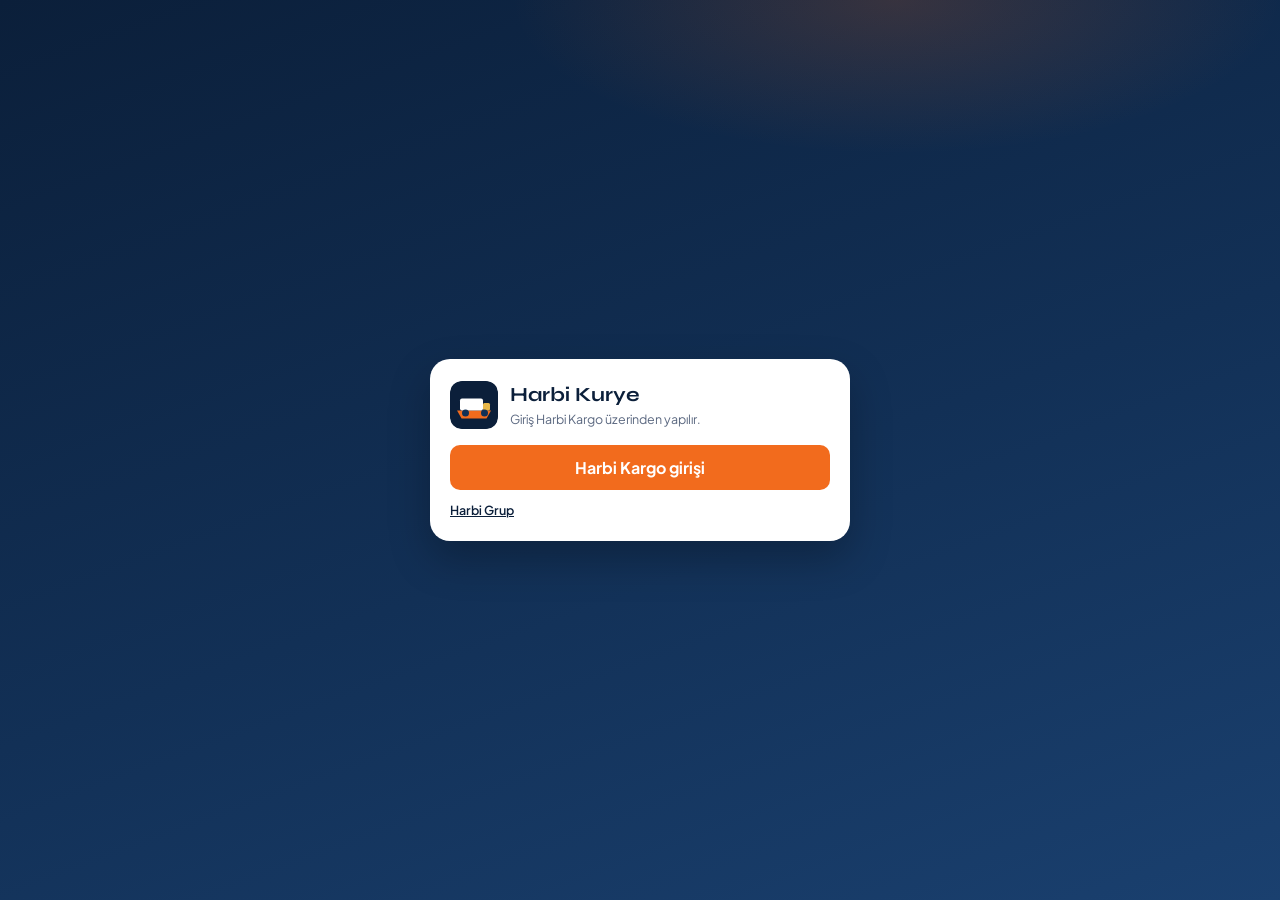
<file: kargo-kurye.html>
<!DOCTYPE html>
<html lang="tr">
  <head>
    <meta charset="UTF-8" />
    <meta name="viewport" content="width=device-width, initial-scale=1, viewport-fit=cover, maximum-scale=1" />
    <meta name="theme-color" content="#0b1f3a" />
    <meta name="apple-mobile-web-app-capable" content="yes" />
    <meta name="apple-mobile-web-app-title" content="Harbi Kurye" />
    <meta name="description" content="Harbi Kurye — barkod zimmet, rota, kod teslim" />
    <title>Harbi Kurye</title>
    <link rel="icon" href="icons/icon-192.png" type="image/png" />
    <link rel="manifest" href="kargo-kurye.webmanifest" />
    <link href="https://fonts.googleapis.com/css2?family=Plus+Jakarta+Sans:wght@400;500;600;700&family=Syne:wght@700;800&display=swap" rel="stylesheet" />
    <link rel="stylesheet" href="css/kargo.css" />
  </head>
  <body data-page="courier">
    <section class="hk-auth" id="kyAuthGate" hidden>
      <div class="hk-auth-card">
        <div class="hk-auth-brand">
          <svg class="hk-logo" viewBox="0 0 192 192" aria-hidden="true">
            <rect width="192" height="192" rx="42" fill="#0b1f3a" />
            <path fill="#f26b1d" d="M28 118h136l-18 32H46z" />
            <rect x="40" y="70" width="92" height="48" rx="8" fill="#fff" />
            <rect x="132" y="88" width="28" height="30" rx="6" fill="#e8b84a" />
            <circle cx="62" cy="128" r="14" fill="#123056" />
            <circle cx="138" cy="128" r="14" fill="#123056" />
          </svg>
          <div>
            <h1>Harbi Kurye</h1>
            <p>Giriş Harbi Kargo üzerinden yapılır.</p>
          </div>
        </div>
        <a class="orange hk-auth-cta" href="kargo.html">Harbi Kargo girişi</a>
        <a class="hk-auth-back" href="index.html">Harbi Grup</a>
      </div>
    </section>

    <div class="ky-stage" id="kyShell" hidden>
      <div class="ky-screen">
        <header class="ky-screen-top">
          <div>
            <strong>Harbi Kurye</strong>
            <small id="kyBranchLabel">Rota</small>
          </div>
          <button type="button" id="kyLogout">Çıkış</button>
        </header>

        <nav class="ky-tabs" role="tablist">
          <button type="button" class="ky-tab on" id="kyTabRoute" data-ky-tab="route">Ana rota</button>
          <button type="button" class="ky-tab" id="kyTabScan" data-ky-tab="scan">Barkod</button>
        </nav>

        <p class="msg" id="kyRouteMsg"></p>

        <section class="ky-panel on" id="kyPanelRoute" data-ky-panel="route">
          <div class="ky-route-head">
            <h1>Otomatik rota</h1>
            <span id="kyRouteMeta"></span>
          </div>
          <div id="kyZimmetList" class="ky-zimmet-list"></div>

          <section class="ky-failed-sec" id="kyFailedSec">
            <h2>Teslim edilemedi</h2>
            <div id="kyFailedList" class="ky-failed-list"></div>
          </section>

          <section class="ky-pay-summary" id="kyPaySummary">
            <h2>Kod ile teslim</h2>
            <div class="ky-pay-stats" id="kyPayStats"></div>
            <div id="kyCodeDeliveredList" class="ky-code-delivered-list"></div>
          </section>
        </section>

        <section class="ky-panel" id="kyPanelScan" data-ky-panel="scan" hidden>
          <div class="ky-scan-modes" role="group" aria-label="Barkod amacı">
            <button type="button" class="ky-scan-mode on" id="kyScanModeZimmet" data-scan-mode="zimmet">Zimmete al</button>
            <button type="button" class="ky-scan-mode" id="kyScanModeTeslim" data-scan-mode="teslim">Teslim için okut</button>
          </div>

          <div class="ky-cam-wrap">
            <video id="kyCamVideo" playsinline muted autoplay></video>
            <canvas id="kyCamCanvas" hidden></canvas>
            <div class="ky-cam-frame" aria-hidden="true"></div>
          </div>

          <div class="ky-cam-actions">
            <button type="button" class="orange" id="kyCamStart">Kamerayı aç</button>
            <button type="button" class="secondary" id="kyCamStop" disabled>Durdur</button>
          </div>

          <label class="field ky-manual-code">Kod (elle)
            <input id="kyManualCode" inputmode="numeric" maxlength="8" placeholder="4801" autocomplete="off" />
          </label>
          <button type="button" class="orange" id="kyManualApply">Kodu uygula</button>
          <p class="msg" id="kyCamMsg"></p>
        </section>
      </div>
    </div>
    <script src="js/kargo.js"></script>
  </body>
</html>
</file>
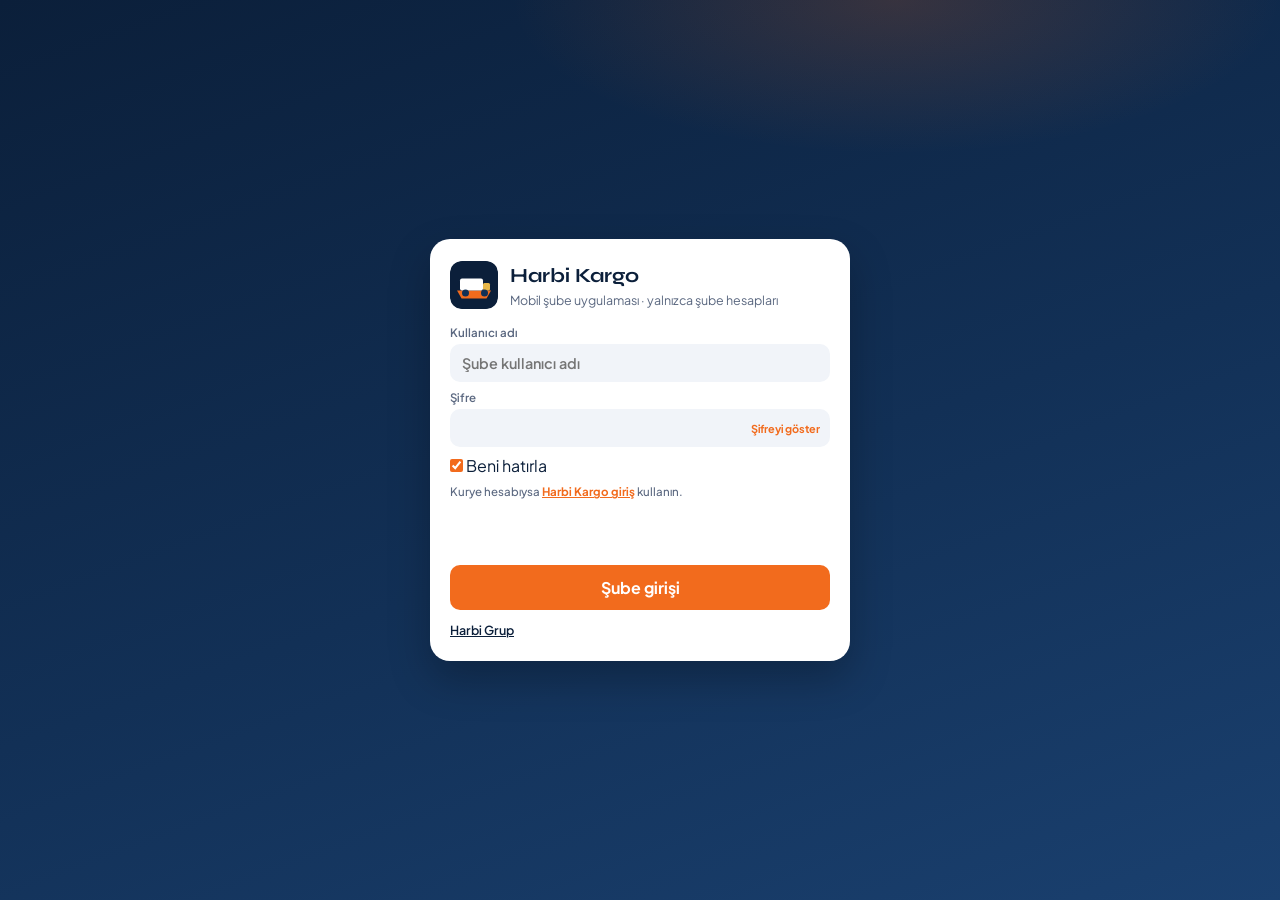
<file: kargo-mobil.html>
<!DOCTYPE html>
<html lang="tr">
  <head>
    <meta charset="UTF-8" />
    <meta name="viewport" content="width=device-width, initial-scale=1, viewport-fit=cover, maximum-scale=1" />
    <meta name="theme-color" content="#0b1f3a" />
    <meta name="apple-mobile-web-app-capable" content="yes" />
    <meta name="apple-mobile-web-app-title" content="Harbi Kargo" />
    <meta name="mobile-web-app-capable" content="yes" />
    <meta name="description" content="Harbi Kargo mobil — zimmet, kamera, fiyat ve gönderi" />
    <title>Harbi Kargo — Mobil</title>
    <link rel="icon" href="icons/icon-192.png" type="image/png" />
    <link rel="apple-touch-icon" href="icons/icon-192.png" />
    <link rel="manifest" href="kargo-mobil.webmanifest" />
    <link rel="preconnect" href="https://fonts.googleapis.com" />
    <link rel="preconnect" href="https://fonts.gstatic.com" crossorigin />
    <link href="https://fonts.googleapis.com/css2?family=Plus+Jakarta+Sans:wght@400;500;600;700&family=Syne:wght@700;800&display=swap" rel="stylesheet" />
    <link rel="stylesheet" href="css/kargo.css" />
  </head>
  <body data-page="mobile">
    <section class="hk-auth" id="mobAuthGate" hidden>
      <div class="hk-auth-card">
        <div class="hk-auth-brand">
          <svg class="hk-logo" viewBox="0 0 192 192" aria-hidden="true">
            <rect width="192" height="192" rx="42" fill="#0b1f3a" />
            <path fill="#f26b1d" d="M28 118h136l-18 32H46z" />
            <rect x="40" y="70" width="92" height="48" rx="8" fill="#fff" />
            <rect x="132" y="88" width="28" height="30" rx="6" fill="#e8b84a" />
            <circle cx="62" cy="128" r="14" fill="#123056" />
            <circle cx="138" cy="128" r="14" fill="#123056" />
          </svg>
          <div>
            <h1>Harbi Kargo</h1>
            <p>Mobil şube uygulaması · yalnızca şube hesapları</p>
          </div>
        </div>
        <form id="mobLoginForm" class="hk-auth-form">
          <label class="field">Kullanıcı adı<input id="mobLoginUser" required autocomplete="username" placeholder="Şube kullanıcı adı" /></label>
          <label class="field">Şifre
            <span class="hk-pass-wrap">
              <input id="mobLoginPass" type="password" required autocomplete="current-password" />
              <button class="hk-pw-toggle" id="mobLoginShowPass" type="button" aria-pressed="false">Şifreyi göster</button>
            </span>
          </label>
          <label class="hk-remember"><input type="checkbox" id="mobLoginRemember" checked /> Beni hatırla</label>
          <p class="hint">Kurye hesabıysa <a href="kargo.html">Harbi Kargo giriş</a> kullanın.</p>
          <p class="msg" id="mobLoginMsg"></p>
          <button class="orange" type="submit">Şube girişi</button>
        </form>
        <a class="hk-auth-back" href="index.html">Harbi Grup</a>
      </div>
    </section>

    <div class="mob-app" id="mobShell" hidden>
      <header class="mob-top">
        <div>
          <strong>Harbi Kargo</strong>
          <small id="mobBranchLabel">Mobil</small>
        </div>
        <div class="mob-top-actions">
          <a href="kargo.html">Panel</a>
          <a href="kargo-kurye.html">Kurye</a>
          <button type="button" id="mobLogout">Çıkış</button>
        </div>
      </header>

      <nav class="mob-jump" aria-label="Bölümler">
        <a href="#sec-scan">Kamera</a>
        <a href="#sec-custody">Zimmet</a>
        <a href="#sec-send">Gönderi</a>
        <a href="#sec-price">Fiyat</a>
        <a href="#sec-issues">Hatalı</a>
        <a href="#sec-pay">Ödeme</a>
        <a href="#sec-returns">İade</a>
        <a href="#sec-groups">Gruplar</a>
      </nav>

      <main class="mob-main">
        <section class="mob-sec" id="sec-scan">
          <h2>1 · Kamera ile zimmet</h2>
          <p class="hint">Barkod / kod okutun veya fotoğraf çekip zimmete ekleyin.</p>
          <div class="mob-cam">
            <video id="mobCamVideo" playsinline muted autoplay></video>
            <canvas id="mobCamCanvas" hidden></canvas>
          </div>
          <div class="mob-row">
            <button type="button" class="orange" id="mobCamStart">Kamerayı aç</button>
            <button type="button" class="secondary" id="mobCamCapture" disabled>Çek / Oku</button>
            <button type="button" class="ghost" id="mobCamStop" disabled>Kapat</button>
          </div>
          <p class="msg" id="mobCamMsg"></p>
          <form id="mobCustodyForm" class="partner-form">
            <label class="field">Gönderim kodu<input id="mobCode" inputmode="numeric" maxlength="4" placeholder="4 hane" required /></label>
            <label class="field">Telefon<input id="mobPhone" inputmode="tel" maxlength="20" placeholder="05xx" required /></label>
            <label class="field">Adres<textarea id="mobAddress" maxlength="240" rows="2" placeholder="Adres (hatalı olabilir)" required></textarea></label>
            <label class="field">Durum
              <select id="mobKind">
                <option value="custody">Zimmete ekle</option>
                <option value="bad_address">Hatalı / yetersiz adres</option>
                <option value="bad_phone">Yanlış telefon</option>
                <option value="in">Gelen kargo</option>
              </select>
            </label>
            <button class="orange" type="submit">Zimmete / gruba ekle</button>
            <p class="msg" id="mobCustodyMsg"></p>
          </form>
        </section>

        <section class="mob-sec" id="sec-custody">
          <h2>2 · Zimmetteki kargolar</h2>
          <p class="hint">Adresin sağındaki × ile zimmetten çıkarın.</p>
          <div id="mobCustodyList" class="mob-list"></div>
        </section>

        <section class="mob-sec" id="sec-send">
          <h2>3 · Telefondan gönderi oluştur</h2>
          <form id="mobSendForm" class="partner-form">
            <label class="field">Gönderen<input id="msSender" required maxlength="80" /></label>
            <label class="field">Alıcı<input id="msReceiver" required maxlength="80" /></label>
            <label class="field">Telefon<input id="msPhone" inputmode="tel" required maxlength="20" /></label>
            <label class="field">Adres<textarea id="msAddress" required maxlength="240" rows="2"></textarea></label>
            <div class="create-row">
              <label class="field">Çıkış<select id="msFrom" required></select></label>
              <label class="field">Varış<select id="msTo" required></select></label>
            </div>
            <div class="create-row">
              <label class="field">Kilo (kg)<input id="msKg" type="number" min="0.1" step="0.1" value="1" required /></label>
              <label class="field">Desi<input id="msDesi" type="number" min="0.1" step="0.1" value="1" required /></label>
            </div>
            <div class="mob-price-box">
              <span>Tahmini ücret</span>
              <strong id="msPrice">— ₺</strong>
            </div>
            <button class="orange" type="submit">Gönderi oluştur</button>
            <p class="msg" id="msMsg"></p>
            <div class="secret" id="msCode" hidden></div>
          </form>
        </section>

        <section class="mob-sec" id="sec-price">
          <h2>4 · Hızlı fiyat</h2>
          <p class="hint">Kilo ve desi girin — ücret anında hesaplanır.</p>
          <div class="create-row">
            <label class="field">Kilo<input id="pqKg" type="number" min="0.1" step="0.1" value="1" /></label>
            <label class="field">Desi<input id="pqDesi" type="number" min="0.1" step="0.1" value="1" /></label>
          </div>
          <div class="create-row">
            <label class="field">Çıkış<select id="pqFrom"></select></label>
            <label class="field">Varış<select id="pqTo"></select></label>
          </div>
          <div class="mob-price-box big">
            <span>Fiyat</span>
            <strong id="pqPrice">— ₺</strong>
          </div>
          <p class="hint" id="pqHint"></p>
        </section>

        <section class="mob-sec" id="sec-issues">
          <h2>5 · Hatalı adres / telefon</h2>
          <div class="mob-sub">
            <h3>Yetersiz adres</h3>
            <div id="mobBadAddr" class="mob-list"></div>
          </div>
          <div class="mob-sub">
            <h3>Yanlış telefon</h3>
            <div id="mobBadPhone" class="mob-list"></div>
          </div>
        </section>

        <section class="mob-sec" id="sec-pay">
          <h2>8 · Kapıda kredi kartı</h2>
          <p class="hint">Ödeme al → POS açılır. Karttan tahsilat, yazdığınız IBAN’a aktarım kaydı oluşturulur.</p>
          <form id="mobPayForm" class="partner-form">
            <label class="field">Tutar ₺<input id="mpAmount" type="number" min="0.5" step="0.01" required placeholder="0,00" /></label>
            <label class="field">Gönderim kodu<input id="mpTrack" inputmode="numeric" maxlength="4" placeholder="4 hane" /></label>
            <label class="field">Aktarılacak IBAN<input id="mpIban" required maxlength="34" placeholder="TR00 0000 0000 0000 0000 0000 00" autocomplete="off" /></label>
            <label class="field">Açıklama<input id="mpNote" maxlength="80" placeholder="Kapıda kart ödemesi" /></label>
            <button class="orange" type="submit" id="mpOpenPos">Ödeme al · POS aç</button>
            <p class="msg" id="mpMsg"></p>
          </form>
          <h3>Son aktarımlar</h3>
          <div id="mobPayoutLog" class="mob-list"></div>
        </section>

        <section class="mob-sec" id="sec-returns">
          <h2>6 · Pazaryeri iadesi kabul</h2>
          <form id="mobReturnForm" class="partner-form">
            <label class="field">Pazaryeri<select id="mrMarket" required></select></label>
            <label class="field">Sipariş / iade no<input id="mrOrder" required maxlength="40" /></label>
            <label class="field">Telefon<input id="mrPhone" inputmode="tel" required maxlength="20" /></label>
            <label class="field">Adres<textarea id="mrAddress" required maxlength="240" rows="2"></textarea></label>
            <button class="orange" type="submit">İadeyi kabul et</button>
            <p class="msg" id="mrMsg"></p>
          </form>
        </section>

        <section class="mob-sec" id="sec-groups">
          <h2>7 · Tüm gruplar</h2>
          <div id="mobGroups" class="mob-groups"></div>
        </section>

        <section class="mob-sec">
          <h2>Diğer</h2>
          <div class="mob-links">
            <a class="mob-link" href="kargo-kurye.html">Harbi Kurye</a>
            <a class="mob-link" href="kargo-olustur.html">Yeni kargo (detay)</a>
            <a class="mob-link" href="kargo-nfc.html">NFC POS</a>
            <a class="mob-link" href="kargo.html">Yönetim paneli</a>
            <a class="mob-link" href="index.html">Harbi Pazar</a>
          </div>
        </section>
      </main>
    </div>
    <script src="js/kargo.js"></script>
  </body>
</html>
</file>
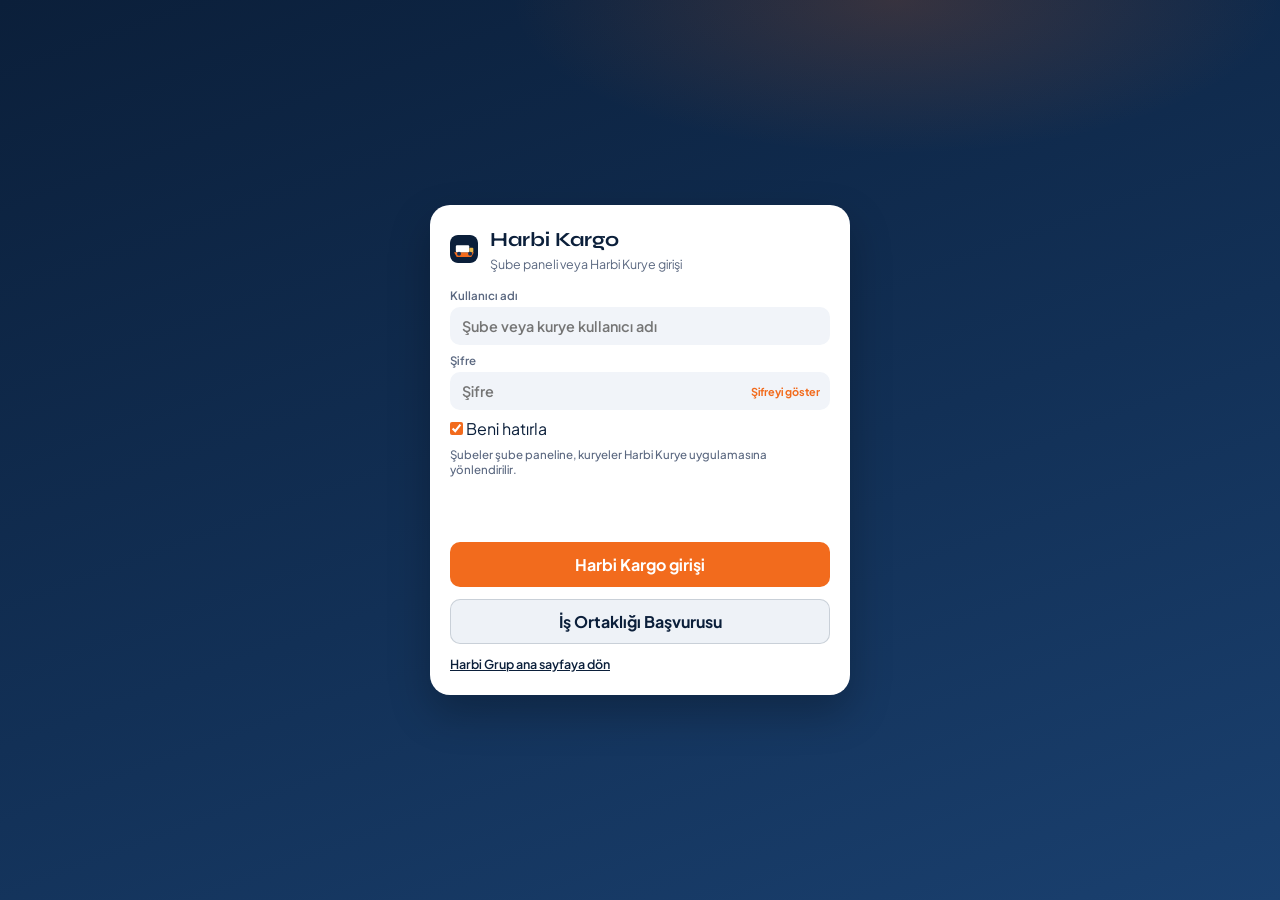
<file: kargo-nfc.html>
<!DOCTYPE html>
<html lang="tr">
  <head>
    <meta charset="UTF-8" />
    <meta name="viewport" content="width=device-width, initial-scale=1, viewport-fit=cover" />
    <meta name="theme-color" content="#0b1f3a" />
    <meta name="apple-mobile-web-app-capable" content="yes" />
    <meta name="description" content="Harbi Kargo NFC Mobil POS" />
    <title>Harbi Kargo — NFC POS</title>
    <link rel="icon" href="icons/icon-192.png" type="image/png" />
    <link rel="preconnect" href="https://fonts.googleapis.com" />
    <link rel="preconnect" href="https://fonts.gstatic.com" crossorigin />
    <link href="https://fonts.googleapis.com/css2?family=Instrument+Sans:wght@400;500;600;700&family=Syne:wght@700;800&display=swap" rel="stylesheet" />
    <link rel="stylesheet" href="css/kargo.css" />
  </head>
  <body data-page="nfc">
    <div class="hk-app">
      <header class="hk-header">
        <a class="hk-brand" href="kargo.html">
          <svg class="hk-logo" viewBox="0 0 192 192" aria-hidden="true">
            <rect width="192" height="192" rx="42" fill="#0b1f3a" />
            <path fill="#f26b1d" d="M28 118h136l-18 32H46z" />
            <rect x="40" y="70" width="92" height="48" rx="8" fill="#fff" />
            <rect x="132" y="88" width="28" height="30" rx="6" fill="#e8b84a" />
            <circle cx="62" cy="128" r="14" fill="#123056" />
            <circle cx="138" cy="128" r="14" fill="#123056" />
          </svg>
          <div>
            <h1>Harbi Kargo</h1>
            <small>NFC Mobil POS</small>
          </div>
        </a>
        <nav class="hk-nav" aria-label="Menü">
          <a class="hk-linkbtn" href="kargo.html">Yönetim paneli</a>
          <a class="hk-linkbtn" href="kargo-mobil.html">Mobil</a>
          <a class="hk-linkbtn" href="kargo-kurye.html">Harbi Kurye</a>
          <a class="hk-linkbtn" href="index.html">Harbi Pazar</a>
        </nav>
      </header>

      <main>
        <section class="view active" data-view="pos">
          <h2 class="subhead">NFC Mobil POS</h2>
          <p class="hint">Bu sayfa yalnızca temassız tahsilat içindir. Gönderiye bağlamak için 4 haneli gönderim kodunu yazın. Teslim kodu yoktur.</p>
          <form class="card" id="posForm">
            <div class="grid-2">
              <label class="field">Tutar ₺<input id="posAmount" type="number" min="0.5" step="0.01" required placeholder="0,00" /></label>
              <label class="field">Gönderim kodu<input id="posTrack" inputmode="numeric" maxlength="4" placeholder="4 hane" /></label>
              <label class="field">Açıklama<input id="posNote" maxlength="80" placeholder="Kapıda ödeme / kargo ücreti" /></label>
              <label class="field">Kurye adı<input id="posCourier" maxlength="60" placeholder="Ad soyad" /></label>
            </div>
            <label class="field">Aktarılacak IBAN
              <input id="posSettleIban" required maxlength="34" placeholder="TR00 0000 0000 0000 0000 0000 00" autocomplete="off" />
            </label>
            <p class="hint">Karttan alınan tutar, yazdığınız IBAN’a aktarım kaydıyla bağlanır.</p>
            <label class="field"><input type="checkbox" id="posCheckout" checked /> NFC sonrası iyzico ödeme sayfasını aç</label>
            <div class="pos-stage" id="posStage">
              <div class="pos-ring">NFC</div>
              <strong id="posStageTitle">Tutarı girin, taramayı başlatın</strong>
              <p class="hint" id="posStageHint" style="color:#cdd9ec">Kartı veya telefonu cihazın arkasına yaklaştırın.</p>
            </div>
            <div class="row" style="display:flex;gap:8px;margin-top:12px;flex-wrap:wrap">
              <button class="orange" type="submit">Ödeme al · NFC POS</button>
              <button class="secondary" type="button" id="posStop">Durdur</button>
              <a class="hk-linkbtn" href="kargo-mobil.html">Mobil</a>
              <a class="hk-linkbtn" href="kargo-kurye.html">Harbi Kurye</a>
            </div>
            <p class="msg" id="posMsg"></p>
          </form>
          <article class="card receipt hidden" id="posReceipt"></article>
          <h3 class="subhead">Son tahsilatlar / IBAN aktarımları</h3>
          <div id="posLog"></div>
        </section>
      </main>
    </div>
    <script src="js/kargo.js"></script>
  </body>
</html>
</file>
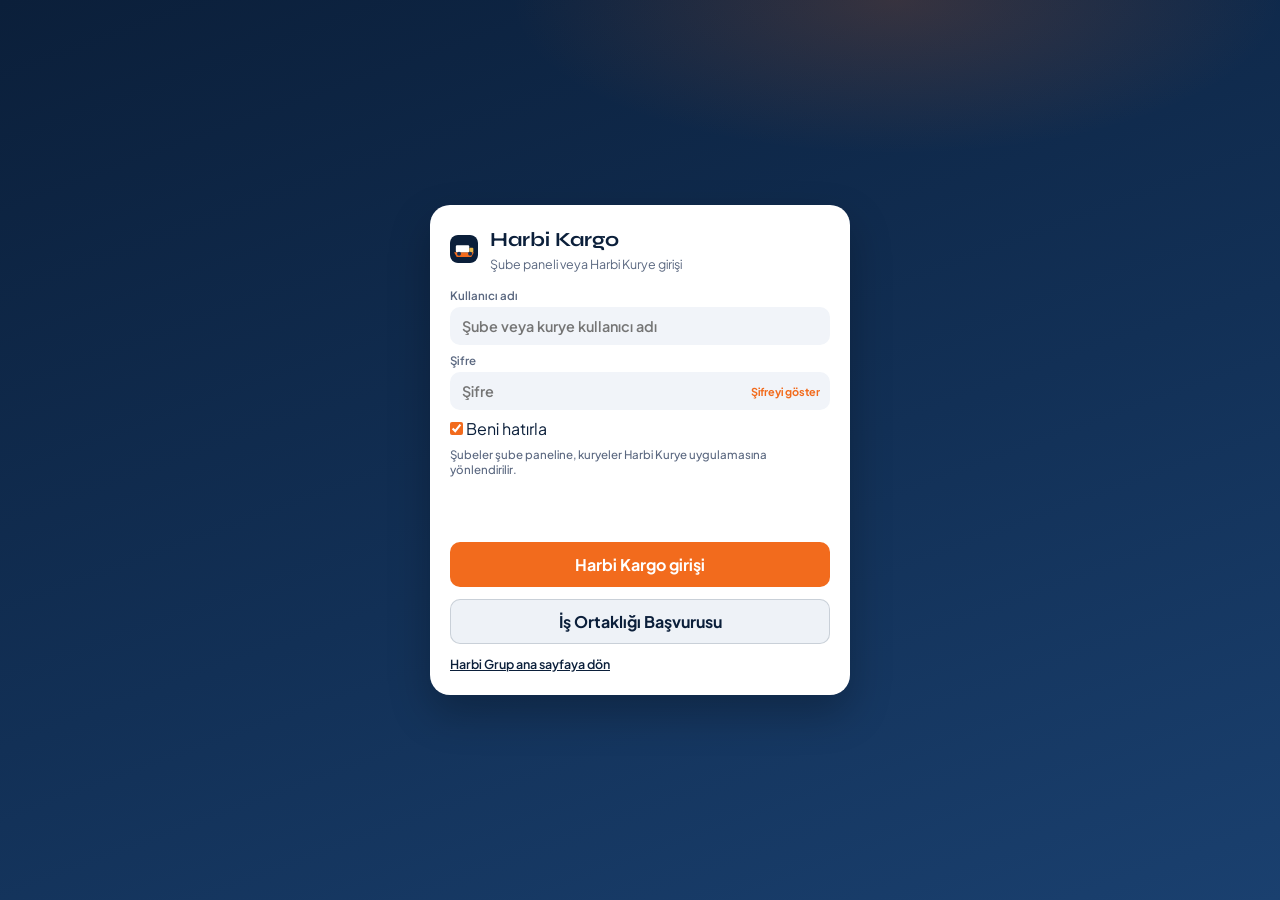
<file: kargo-olustur.html>
<!DOCTYPE html>
<html lang="tr">
  <head>
    <meta charset="UTF-8" />
    <meta name="viewport" content="width=device-width, initial-scale=1, viewport-fit=cover" />
    <meta name="theme-color" content="#0b1f3a" />
    <meta name="apple-mobile-web-app-capable" content="yes" />
    <meta name="description" content="Harbi Kargo — yeni kargo oluştur ve pazaryeri iadesi kabul et" />
    <title>Harbi Kargo — Yeni Kargo</title>
    <link rel="icon" href="icons/icon-192.png" type="image/png" />
    <link rel="preconnect" href="https://fonts.googleapis.com" />
    <link rel="preconnect" href="https://fonts.gstatic.com" crossorigin />
    <link href="https://fonts.googleapis.com/css2?family=Plus+Jakarta+Sans:wght@400;500;600;700&family=Syne:wght@700;800&display=swap" rel="stylesheet" />
    <link rel="stylesheet" href="css/kargo.css" />
  </head>
  <body data-page="create">
    <div class="hk-app">
      <header class="hk-header">
        <a class="hk-brand" href="kargo.html">
          <svg class="hk-logo" viewBox="0 0 192 192" aria-hidden="true">
            <rect width="192" height="192" rx="42" fill="#0b1f3a" />
            <path fill="#f26b1d" d="M28 118h136l-18 32H46z" />
            <rect x="40" y="70" width="92" height="48" rx="8" fill="#fff" />
            <rect x="132" y="88" width="28" height="30" rx="6" fill="#e8b84a" />
            <circle cx="62" cy="128" r="14" fill="#123056" />
            <circle cx="138" cy="128" r="14" fill="#123056" />
          </svg>
          <div>
            <h1>Harbi Kargo</h1>
            <small id="hkCreateBranchLabel">Yeni kargo oluştur</small>
          </div>
        </a>
        <nav class="hk-nav" aria-label="Menü">
          <a class="hk-linkbtn" href="kargo.html">Yönetim paneli</a>
          <a class="hk-linkbtn" href="kargo-mobil.html">Mobil</a>
          <a class="hk-linkbtn" href="kargo-kurye.html">Harbi Kurye</a>
          <a class="hk-linkbtn" href="kargo-nfc.html">NFC POS</a>
          <a class="hk-linkbtn" href="index.html">Harbi Pazar</a>
          <button type="button" class="ghost" id="hkCreateLogout">Çıkış</button>
        </nav>
      </header>

      <main class="create-page">
        <header class="partner-page-head">
          <h2>Yeni kargo oluştur</h2>
          <p class="hint">Gönderi bilgilerini girin. Kayıtta 4 haneli gönderim kodu otomatik üretilir.</p>
        </header>

        <div class="create-layout">
          <article class="partner-card">
            <h3>Kargo bilgileri</h3>
            <form id="newShipForm" class="partner-form create-form">
              <label class="field">Gönderen<input id="nsSender" required maxlength="80" placeholder="Gönderen adı" /></label>
              <label class="field">Alıcı<input id="nsReceiver" required maxlength="80" placeholder="Alıcı adı" /></label>
              <label class="field">Telefon<input id="nsPhone" inputmode="tel" required maxlength="20" placeholder="05xx" /></label>
              <label class="field">Adres<textarea id="nsAddress" required maxlength="240" rows="2" placeholder="Açık adres"></textarea></label>
              <div class="create-row">
                <label class="field">Çıkış ili
                  <select id="nsFrom" required></select>
                </label>
                <label class="field">Varış ili
                  <select id="nsTo" required></select>
                </label>
              </div>
              <div class="create-row">
                <label class="field">Kg<input id="nsKg" type="number" min="0.1" step="0.1" value="1" required /></label>
                <label class="field">Desi<input id="nsDesi" type="number" min="0.1" step="0.1" value="1" required /></label>
              </div>
              <div class="create-row">
                <label class="field">Hizmet
                  <select id="nsService">
                    <option value="standart">Standart</option>
                    <option value="express">Express</option>
                    <option value="same-day">Aynı gün</option>
                  </select>
                </label>
                <label class="field">Ödeme
                  <select id="nsPayment">
                    <option value="gonderici">Gönderici öder</option>
                    <option value="alici">Alıcı öder</option>
                  </select>
                </label>
              </div>
              <label class="field">Grup
                <select id="nsKind" required>
                  <option value="in">Gelen Kargolar</option>
                  <option value="custody">Zimmetteki Kargolar</option>
                  <option value="dist">Dağıtımdaki Kargolar</option>
                  <option value="pickup">Adresten Alım</option>
                  <option value="return">İade Kargolar</option>
                </select>
              </label>
              <p class="msg" id="nsMsg"></p>
              <button class="orange" type="submit">Kargo oluştur</button>
            </form>
            <article class="partner-card" id="nsResult" hidden style="margin-top:10px;box-shadow:none;background:#f8fafc">
              <h3>Gönderim kodu</h3>
              <div class="secret" id="nsCodeBox"></div>
            </article>
          </article>

          <article class="partner-card create-returns">
            <h3>Pazaryeri iadeleri</h3>
            <p class="hint">Tüm pazaryerlerinden gelen iadeleri burada kabul edin. Her kabul, İade Kargolar grubuna düşer.</p>
            <form id="returnAcceptForm" class="partner-form create-form">
              <label class="field">Pazaryeri
                <select id="retMarket" required></select>
              </label>
              <label class="field">Sipariş / iade no<input id="retOrder" required maxlength="40" placeholder="Örn. TY123456" /></label>
              <label class="field">Müşteri telefon<input id="retPhone" inputmode="tel" required maxlength="20" placeholder="05xx" /></label>
              <label class="field">İade adresi<textarea id="retAddress" required maxlength="240" rows="2" placeholder="Alım / iade adresi"></textarea></label>
              <label class="field">İade nedeni<input id="retReason" maxlength="120" placeholder="İsteğe bağlı" /></label>
              <p class="msg" id="retMsg"></p>
              <button class="orange" type="submit">İadeyi kabul et</button>
            </form>
            <div class="return-markets" id="returnMarketList" aria-label="Kabul edilen pazaryerleri"></div>
            <h3 style="margin-top:14px">Son kabul edilen iadeler</h3>
            <div id="returnLog"></div>
          </article>
        </div>
      </main>
    </div>
    <script src="js/kargo.js"></script>
  </body>
</html>
</file>
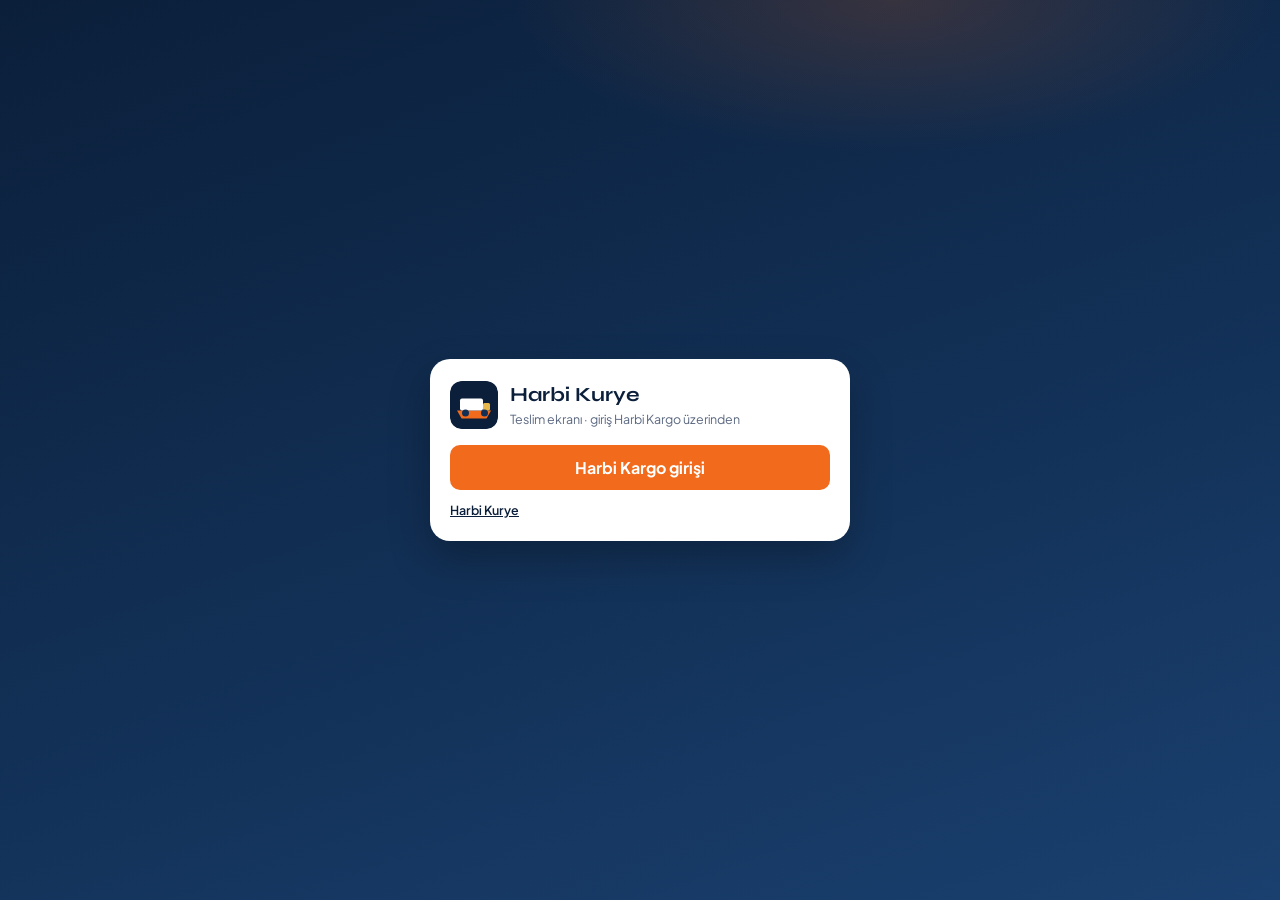
<file: kargo-teslim.html>
<!DOCTYPE html>
<html lang="tr">
  <head>
    <meta charset="UTF-8" />
    <meta name="viewport" content="width=device-width, initial-scale=1, viewport-fit=cover" />
    <meta name="theme-color" content="#0b1f3a" />
    <meta name="description" content="Harbi Kurye — teslim edilecek kargolar ve kod ile teslim" />
    <title>Harbi Kurye — Teslim Ekranı</title>
    <link rel="icon" href="icons/icon-192.png" type="image/png" />
    <link rel="preconnect" href="https://fonts.googleapis.com" />
    <link rel="preconnect" href="https://fonts.gstatic.com" crossorigin />
    <link href="https://fonts.googleapis.com/css2?family=Plus+Jakarta+Sans:wght@400;500;600;700&family=Syne:wght@700;800&display=swap" rel="stylesheet" />
    <link rel="stylesheet" href="css/kargo.css" />
  </head>
  <body data-page="teslim">
    <section class="hk-auth" id="tlAuthGate" hidden>
      <div class="hk-auth-card">
        <div class="hk-auth-brand">
          <svg class="hk-logo" viewBox="0 0 192 192" aria-hidden="true">
            <rect width="192" height="192" rx="42" fill="#0b1f3a" />
            <path fill="#f26b1d" d="M28 118h136l-18 32H46z" />
            <rect x="40" y="70" width="92" height="48" rx="8" fill="#fff" />
            <rect x="132" y="88" width="28" height="30" rx="6" fill="#e8b84a" />
            <circle cx="62" cy="128" r="14" fill="#123056" />
            <circle cx="138" cy="128" r="14" fill="#123056" />
          </svg>
          <div>
            <h1>Harbi Kurye</h1>
            <p>Teslim ekranı · giriş Harbi Kargo üzerinden</p>
          </div>
        </div>
        <a class="orange hk-auth-cta" href="kargo.html">Harbi Kargo girişi</a>
        <a class="hk-auth-back" href="kargo-kurye.html">Harbi Kurye</a>
      </div>
    </section>

    <div class="tl-app" id="tlShell" hidden>
      <header class="tl-top">
        <div class="tl-brand">
          <svg class="hk-logo" viewBox="0 0 192 192" aria-hidden="true">
            <rect width="192" height="192" rx="42" fill="#0b1f3a" />
            <path fill="#f26b1d" d="M28 118h136l-18 32H46z" />
            <rect x="40" y="70" width="92" height="48" rx="8" fill="#fff" />
            <rect x="132" y="88" width="28" height="30" rx="6" fill="#e8b84a" />
            <circle cx="62" cy="128" r="14" fill="#123056" />
            <circle cx="138" cy="128" r="14" fill="#123056" />
          </svg>
          <div>
            <strong>Harbi Kurye · Teslim ekranı</strong>
            <small id="tlCourierLabel">Kurye</small>
          </div>
        </div>
        <div class="tl-top-actions">
          <a href="kargo-kurye.html">Kurye paneli</a>
          <button type="button" id="tlLogout">Çıkış</button>
        </div>
      </header>

      <div class="tl-layout">
        <section class="tl-board">
          <header class="tl-board-head">
            <h1>Teslim edilecek kargolar</h1>
            <p class="hint">Zimmetteki paketler bu ekranda listelenir. Bir kargo seçip kod ile teslim edin.</p>
            <div class="tl-stats" id="tlStats"></div>
          </header>
          <div class="tl-grid" id="tlDeliverGrid"></div>
        </section>

        <aside class="tl-side">
          <article class="tl-panel" id="tlDetailEmpty">
            <h2>Kargo seçin</h2>
            <p class="hint">Soldaki listeden bir kargo seçin. Teslim için alıcıdan teslim kodunu alın.</p>
          </article>

          <article class="tl-panel" id="tlDetail" hidden>
            <h2>Seçili kargo</h2>
            <div id="tlDetailBody"></div>

            <form id="tlCodeForm" class="tl-code-form">
              <label class="field">Teslim kodu
                <input id="tlCode" inputmode="numeric" maxlength="8" placeholder="Alıcı kodu" autocomplete="off" required />
              </label>
              <p class="hint" id="tlCodeHint">Teslim kodu ayarı sonra tanımlanacak. Şimdilik girilen kodla teslim kaydı oluşur.</p>
              <button class="orange" type="submit" id="tlDeliverBtn">Kod ile teslim et</button>
              <p class="msg" id="tlCodeMsg"></p>
            </form>

            <div class="tl-fail-box">
              <label class="field">Teslim edilemedi
                <select id="tlFailReason">
                  <option value="">Neden seçin</option>
                  <option value="addr_outdated">Adres bilgisi güncel değil</option>
                  <option value="bad_address">Yanlış / eksik adres</option>
                  <option value="bad_phone">Telefon numarası güncel değil</option>
                  <option value="fee_refused">Alıcı kargo ücretini ve kargoyu kabul etmiyor</option>
                </select>
              </label>
              <button class="secondary" type="button" id="tlFailBtn">Teslim edilemedi kaydet</button>
              <button class="ghost" type="button" id="tlUncustodyBtn">Zimmetten çıkar</button>
            </div>
          </article>

          <article class="tl-panel">
            <h2>Kargo teslim edilemedi</h2>
            <div id="tlFailedList" class="tl-mini-list"></div>
          </article>
        </aside>
      </div>
    </div>
    <script src="js/kargo.js"></script>
  </body>
</html>
</file>
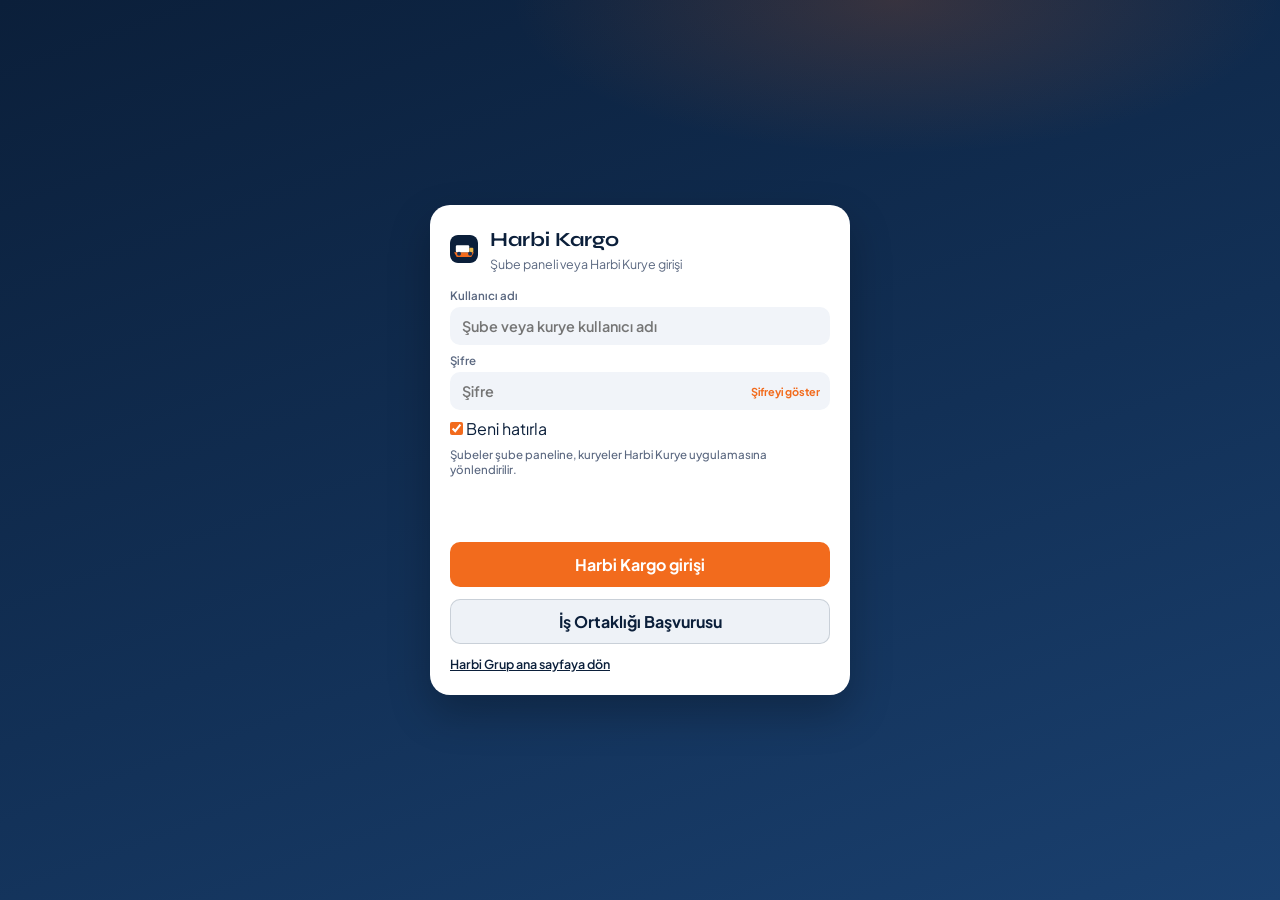
<file: kargo.html>
<!DOCTYPE html>
<html lang="tr">
  <head>
    <meta charset="UTF-8" />
    <meta name="viewport" content="width=device-width, initial-scale=1, viewport-fit=cover" />
    <meta name="theme-color" content="#0b1f3a" />
    <meta name="apple-mobile-web-app-capable" content="yes" />
    <meta name="description" content="Harbi Kargo yönetim paneli — gelen, giden, iade ve desi." />
    <title>Harbi Kargo — Yönetim Paneli</title>
    <link rel="icon" href="icons/icon-192.png" type="image/png" />
    <link rel="preconnect" href="https://fonts.googleapis.com" />
    <link rel="preconnect" href="https://fonts.gstatic.com" crossorigin />
    <link href="https://fonts.googleapis.com/css2?family=Plus+Jakarta+Sans:wght@400;500;600;700&family=Syne:wght@700;800&display=swap" rel="stylesheet" />
    <link rel="stylesheet" href="css/kargo.css" />
  </head>
  <body data-page="panel">
    <section class="hk-auth" id="hkAuthGate" hidden>
      <div class="hk-auth-card">
        <div class="hk-auth-brand">
          <svg class="hk-logo" viewBox="0 0 192 192" aria-hidden="true">
            <rect width="192" height="192" rx="42" fill="#0b1f3a" />
            <path fill="#f26b1d" d="M28 118h136l-18 32H46z" />
            <rect x="40" y="70" width="92" height="48" rx="8" fill="#fff" />
            <rect x="132" y="88" width="28" height="30" rx="6" fill="#e8b84a" />
            <circle cx="62" cy="128" r="14" fill="#123056" />
            <circle cx="138" cy="128" r="14" fill="#123056" />
          </svg>
          <div>
            <h1>Harbi Kargo</h1>
            <p>Şube paneli veya Harbi Kurye girişi</p>
          </div>
        </div>
        <form id="hkLoginForm" class="hk-auth-form">
          <label class="field">Kullanıcı adı<input id="hkLoginUser" required autocomplete="username" placeholder="Şube veya kurye kullanıcı adı" /></label>
          <label class="field">Şifre
            <span class="hk-pass-wrap">
              <input id="hkLoginPass" type="password" required autocomplete="current-password" placeholder="Şifre" />
              <button class="hk-pw-toggle" id="hkLoginShowPass" type="button" aria-pressed="false">Şifreyi göster</button>
            </span>
          </label>
          <label class="hk-remember"><input type="checkbox" id="hkLoginRemember" checked /> Beni hatırla</label>
          <p class="hint" id="hkLoginHint">Şubeler şube paneline, kuryeler Harbi Kurye uygulamasına yönlendirilir.</p>
          <p class="msg" id="hkLoginMsg"></p>
          <button class="orange" type="submit">Harbi Kargo girişi</button>
        </form>
        <div class="hk-auth-split">
          <button type="button" class="hk-auth-partner" id="hkOpenPartner">İş Ortaklığı Başvurusu</button>
        </div>
        <a class="hk-auth-back" href="index.html">Harbi Grup ana sayfaya dön</a>
      </div>
    </section>

    <div class="hk-app" id="hkAppShell" hidden>
      <header class="hk-header">
        <a class="hk-brand" href="kargo.html">
          <svg class="hk-logo" viewBox="0 0 192 192" aria-hidden="true">
            <rect width="192" height="192" rx="42" fill="#0b1f3a" />
            <path fill="#f26b1d" d="M28 118h136l-18 32H46z" />
            <rect x="40" y="70" width="92" height="48" rx="8" fill="#fff" />
            <rect x="132" y="88" width="28" height="30" rx="6" fill="#e8b84a" />
            <circle cx="62" cy="128" r="14" fill="#123056" />
            <circle cx="138" cy="128" r="14" fill="#123056" />
          </svg>
          <div>
            <h1>Harbi Kargo</h1>
            <small id="hkBranchLabel">Kargo Yönetim Paneli</small>
          </div>
        </a>
        <nav class="hk-nav" aria-label="Menü">
          <button type="button" data-go="home" class="active">Yönetim</button>
          <a class="hk-linkbtn create-nav" href="kargo-olustur.html">Yeni Kargo</a>
          <a class="hk-linkbtn create-nav" href="kargo-mobil.html">Mobil</a>
          <button type="button" data-go="couriers" class="create-nav">Kuryeler</button>
          <a class="hk-linkbtn create-nav" href="kargo-kurye.html">Harbi Kurye</a>
          <button type="button" data-go="integrate">Pazaryeri</button>
          <a class="hk-linkbtn" href="kargo-nfc.html">NFC POS</a>
          <a class="hk-linkbtn" href="index.html">Harbi Pazar</a>
          <button type="button" data-go="partner" class="partner-nav">İş Ortağımız Olun</button>
          <button type="button" data-go="branches" id="hkBranchesNav" hidden>Şubeler</button>
          <button type="button" class="ghost" id="hkStaffLoginBtn" hidden>Şube girişi</button>
          <button type="button" class="ghost" id="hkLogoutBtn" hidden>Çıkış</button>
        </nav>
      </header>

      <main>
        <section class="view active" data-view="home">
          <p class="lede">Gruplar şerit halinde · sayı, telefon ve adres · <a href="kargo-olustur.html">Yeni kargo oluştur</a></p>
          <div class="bucket-stack" id="bucketStack"></div>
        </section>

        <section class="view" data-view="partner" hidden>
          <div class="partner-page">
            <header class="partner-page-head">
              <h2>İş Ortağımız Olun</h2>
              <p class="hint">Başvurunuzu gönderin. Onay sonrası otomatik kullanıcı adı ve şifre tanımlanır.</p>
            </header>
            <div class="partner-layout">
              <article class="partner-card">
                <h3>Başvuru formu</h3>
                <p class="hint">İsim, iletişim ve belgeler zorunludur.</p>
                <form id="partnerForm" class="partner-form">
                  <label class="field">İsim soy isim<input id="pName" required maxlength="80" placeholder="Ad Soyad" /></label>
                  <label class="field">Telefon<input id="pPhone" inputmode="tel" required maxlength="20" placeholder="05xx" /></label>
                  <label class="field">Mail<input id="pMail" type="email" required maxlength="120" placeholder="ornek@mail.com" /></label>
                  <label class="field">Yaşadığın İl
                    <select id="pIl" required>
                      <option value="" disabled selected>İl seçin</option>
                    </select>
                  </label>
                  <label class="field">İlçe<input id="pIlce" required maxlength="60" placeholder="İlçe" /></label>
                  <label class="field">Adres<textarea id="pAddress" required maxlength="240" rows="2" placeholder="Açık adres"></textarea></label>
                  <label class="field file-field">Vergi Levhası yükle
                    <input id="pVergi" type="file" accept="image/*,.pdf" required />
                  </label>
                  <label class="field file-field">Adli Sicil yükle
                    <input id="pSicil" type="file" accept="image/*,.pdf" required />
                  </label>
                  <label class="field file-field">İmza Sirküsü yükle
                    <input id="pImza" type="file" accept="image/*,.pdf" required />
                  </label>
                  <label class="field file-field">Sağlık Raporu yükle
                    <input id="pSaglik" type="file" accept="image/*,.pdf" required />
                  </label>
                  <p class="msg" id="partnerMsg"></p>
                  <button class="orange" type="submit">Gönder</button>
                </form>
              </article>
              <div class="partner-side">
                <article class="partner-card" id="partnerCredBox" hidden>
                  <h3>Hesap bilgileriniz</h3>
                  <p class="hint" id="partnerCredHint"></p>
                  <div class="secret" id="partnerUserBox"></div>
                  <div class="secret" id="partnerPassBox"></div>
                </article>
                <article class="partner-card" id="partnerApproveBox">
                  <h3>Onay süreci</h3>
                  <p class="hint">Başvuruyu onaylayın veya reddedin. Onayda kullanıcı adı ve şifre otomatik tanımlanır.</p>
                  <div id="partnerQueue"></div>
                </article>
                <article class="partner-card" id="partnerGuestNote" hidden>
                  <h3>Başvuru sonrası</h3>
                  <p class="hint">Başvurunuz incelenir. Onaylanınca size kullanıcı adı ve şifre tanımlanır; ardından şube girişi ile panele girebilirsiniz.</p>
                </article>
              </div>
            </div>
          </div>
        </section>

        <section class="view" data-view="branches" hidden>
          <div class="partner-page">
            <header class="partner-page-head">
              <h2>Şube yönetimi</h2>
              <p class="hint">Demo kullanıcı diğer şubeleri şube isimleriyle ekleyebilir. Her şubeye giriş bilgisi tanımlanır.</p>
            </header>
            <div class="partner-layout">
              <article class="partner-card">
                <h3>Yeni şube ekle</h3>
                <form id="branchForm" class="partner-form">
                  <label class="field">Şube adı<input id="bName" required maxlength="80" placeholder="Örn. Kadıköy Şubesi" /></label>
                  <label class="field">Şehir<input id="bCity" maxlength="40" placeholder="İstanbul" /></label>
                  <label class="field">Telefon<input id="bPhone" inputmode="tel" maxlength="20" placeholder="05xx" /></label>
                  <p class="msg" id="branchMsg"></p>
                  <button class="orange" type="submit">Şube ekle</button>
                </form>
                <article class="partner-card" id="branchCredBox" hidden style="margin-top:10px;box-shadow:none;background:#f8fafc">
                  <h3>Tanımlanan giriş</h3>
                  <p class="hint" id="branchCredHint"></p>
                  <div class="secret" id="branchUserBox"></div>
                  <div class="secret" id="branchPassBox"></div>
                </article>
              </article>
              <article class="partner-card">
                <h3>Kayıtlı şubeler</h3>
                <p class="hint">Yetkili şube hesapları — sadece bunlar Harbi Kargo’ya girebilir.</p>
                <div id="branchList"></div>
              </article>
            </div>
          </div>
        </section>

        <section class="view" data-view="couriers" hidden>
          <div class="partner-page">
            <header class="partner-page-head">
              <h2>Harbi Kurye hesapları</h2>
              <p class="hint">Şube kurye hesaplarını burada oluşturur. Kuryeler Harbi Kargo girişinden yalnızca kurye uygulamasına girer.</p>
            </header>
            <div class="partner-layout">
              <article class="partner-card">
                <h3>Yeni kurye</h3>
                <form id="panelCourierForm" class="partner-form">
                  <label class="field">Ad soyad<input id="pcName" required maxlength="80" placeholder="Kurye adı" /></label>
                  <label class="field">Telefon<input id="pcPhone" inputmode="tel" required maxlength="20" placeholder="05xx" /></label>
                  <label class="field">Plaka / araç<input id="pcPlate" maxlength="20" placeholder="34 ABC 123" /></label>
                  <label class="field">Kullanıcı adı<input id="pcUser" required maxlength="40" placeholder="ornek.kurye" autocomplete="off" /></label>
                  <label class="field">Şifre<input id="pcPass" required maxlength="40" placeholder="En az 6 karakter" autocomplete="new-password" /></label>
                  <p class="msg" id="pcMsg"></p>
                  <button class="orange" type="submit">Kurye hesabı oluştur</button>
                </form>
                <article class="partner-card" id="pcCredBox" hidden style="margin-top:10px;box-shadow:none;background:#f8fafc">
                  <h3>Tanımlanan giriş</h3>
                  <p class="hint">Kurye bu bilgilerle Harbi Kargo girişinden uygulamaya girer.</p>
                  <div class="secret" id="pcUserBox"></div>
                  <div class="secret" id="pcPassBox"></div>
                </article>
              </article>
              <article class="partner-card">
                <h3>Kayıtlı kuryeler</h3>
                <div id="panelCourierList"></div>
              </article>
            </div>
          </div>
        </section>

        <section class="view" data-view="integrate" hidden>
          <h2 class="subhead">Pazaryeri entegrasyonu</h2>
          <article class="card">
            <h3>Harbi Kargo API kimliği</h3>
            <p class="hint">API anahtarı ve gizli anahtar. Başlıklar: <code>X-HK-Api-Key</code>, <code>X-HK-Timestamp</code>, <code>X-HK-Signature</code></p>
            <div class="row" style="display:flex;gap:8px;flex-wrap:wrap">
              <button class="primary" type="button" id="genKeys">Anahtar çifti üret</button>
              <button class="secondary" type="button" id="copyKeys">Kopyala</button>
              <button class="ghost" type="button" id="rotateKeys" style="color:#0b1f3a;border-color:#0b1f3a">Yenile</button>
            </div>
            <p class="hint">API anahtarı</p>
            <div class="secret" id="apiKeyBox">Henüz üretilmedi</div>
            <p class="hint">Gizli anahtar</p>
            <div class="secret" id="secretKeyBox">Henüz üretilmedi</div>
            <p class="msg" id="keyMsg"></p>
          </article>
          <h3 class="subhead">Pazaryeri bağlantıları</h3>
          <div class="market-grid" id="marketGrid"></div>
        </section>
      </main>
    </div>

    <nav class="tabbar" id="hkTabbar" aria-label="Alt menü" hidden>
      <button type="button" data-go="home" class="active">Yönetim</button>
      <a class="hk-linkbtn" href="kargo-olustur.html" style="text-align:center;font-size:0.72rem;padding-top:8px">Yeni</a>
      <a class="hk-linkbtn" href="kargo-mobil.html" style="text-align:center;font-size:0.72rem;padding-top:8px">Mobil</a>
      <button type="button" data-go="couriers">Kuryeler</button>
      <button type="button" data-go="integrate">API</button>
      <button type="button" data-go="partner">İş Ortağı</button>
      <button type="button" data-go="branches" id="hkBranchesTab" hidden>Şubeler</button>
      <a class="hk-linkbtn" href="kargo-nfc.html" style="text-align:center;font-size:0.72rem;padding-top:8px">NFC</a>
    </nav>
    <script src="js/kargo.js"></script>
  </body>
</html>
</file>
<file: css/kargo.css>
:root {
  --hk-navy: #0b1f3a;
  --hk-navy-2: #123056;
  --hk-orange: #f26b1d;
  --hk-orange-2: #ff8a3d;
  --hk-gold: #e8b84a;
  --hk-bg: #f4f6fa;
  --hk-card: #ffffff;
  --hk-line: rgba(11, 31, 58, 0.12);
  --hk-muted: #5b6880;
  --hk-ok: #12805a;
  --hk-danger: #c0392b;
  --hk-radius: 18px;
  --safe-b: env(safe-area-inset-bottom);
  --safe-t: env(safe-area-inset-top);
}

* { box-sizing: border-box; }

html, body {
  margin: 0;
  min-height: 100%;
  min-height: 100dvh;
  color: var(--hk-navy);
  font-family: "Instrument Sans", system-ui, sans-serif;
  background: var(--hk-bg);
  -webkit-text-size-adjust: 100%;
}

body { overflow-x: hidden; }

button, input, select, textarea {
  font: inherit;
  touch-action: manipulation;
}

a { color: inherit; }

.hk-app {
  width: min(1180px, 100%);
  margin: 0 auto;
  padding: calc(12px + var(--safe-t)) 16px calc(110px + var(--safe-b));
}

.hk-header {
  position: sticky;
  top: 0;
  z-index: 20;
  display: grid;
  grid-template-columns: auto 1fr;
  align-items: center;
  gap: 12px;
  padding: 10px 0 14px;
  background: linear-gradient(180deg, #f4f6fa 70%, transparent);
}

.hk-brand {
  display: flex;
  align-items: center;
  gap: 10px;
  text-decoration: none;
}

.hk-logo {
  width: 46px;
  height: 46px;
  border-radius: 14px;
}

.hk-brand h1 {
  margin: 0;
  font-family: Syne, sans-serif;
  font-size: 1.15rem;
  letter-spacing: -0.03em;
}

.hk-brand small {
  display: block;
  color: var(--hk-muted);
  font-size: 0.72rem;
}

.hk-nav {
  display: flex;
  flex-wrap: wrap;
  gap: 6px;
  justify-content: flex-end;
  align-items: center;
  margin-left: auto;
  margin-right: max(0px, calc(50% - 280px));
  max-width: 100%;
}

.hk-nav button, .hk-linkbtn {
  border: 1px solid var(--hk-line);
  background: #fff;
  color: var(--hk-navy);
  border-radius: 999px;
  padding: 8px 12px;
  cursor: pointer;
  text-decoration: none;
  display: inline-flex;
  align-items: center;
}

.hk-nav button.active, .hk-nav button.gold {
  background: var(--hk-navy);
  color: #fff;
  border-color: var(--hk-navy);
}

.view { display: none; }
.view.active { display: block; }

.hero {
  background: linear-gradient(135deg, var(--hk-navy) 0%, #1a4a86 58%, var(--hk-orange) 140%);
  color: #fff;
  border-radius: 28px;
  padding: 28px 22px;
  margin-bottom: 18px;
}

.hero h2 {
  font-family: Syne, sans-serif;
  margin: 0 0 8px;
  font-size: clamp(1.6rem, 4vw, 2.4rem);
}

.hero p { margin: 0 0 16px; opacity: 0.92; }

.track-row, .row, .grid-2, .grid-3 {
  display: grid;
  gap: 10px;
}

.track-row { grid-template-columns: 1fr auto; }
.grid-2 { grid-template-columns: 1fr 1fr; }
.grid-3 { grid-template-columns: repeat(3, 1fr); }

.hero input, .card input, .card select, .card textarea {
  width: 100%;
  border: 1px solid var(--hk-line);
  border-radius: 12px;
  padding: 12px 14px;
  background: #fff;
}

.hero input { border: 0; }

button.primary, button.orange, button.secondary, button.ghost {
  border: 0;
  border-radius: 12px;
  padding: 12px 16px;
  cursor: pointer;
  font-weight: 600;
}

button.primary { background: var(--hk-navy); color: #fff; }
button.orange { background: var(--hk-orange); color: #fff; }
button.secondary { background: #e8eef7; color: var(--hk-navy); }
button.ghost { background: transparent; color: inherit; border: 1px solid currentColor; }

.tiles {
  display: grid;
  grid-template-columns: repeat(3, 1fr);
  gap: 10px;
  margin: 16px 0;
}

.tile {
  background: #fff;
  border: 1px solid var(--hk-line);
  border-radius: var(--hk-radius);
  padding: 16px;
  text-align: left;
  cursor: pointer;
  min-height: 118px;
}

.tile strong { display: block; margin: 6px 0 4px; }
.tile span { color: var(--hk-muted); font-size: 0.88rem; }

.card {
  background: var(--hk-card);
  border: 1px solid var(--hk-line);
  border-radius: var(--hk-radius);
  padding: 16px;
  margin-bottom: 12px;
}

.card h3, .card h2 { margin: 0 0 8px; }
.hint { color: var(--hk-muted); font-size: 0.9rem; margin: 0 0 10px; }
.subhead { margin: 18px 0 10px; font-family: Syne, sans-serif; }

.field { display: block; font-size: 0.86rem; color: var(--hk-muted); margin-bottom: 8px; }
.field input, .field select { margin-top: 4px; }

.timeline { list-style: none; padding: 0; margin: 0; }
.timeline li {
  position: relative;
  padding: 0 0 16px 22px;
  border-left: 3px solid #dbe4f2;
}
.timeline li:last-child { border-left-color: transparent; padding-bottom: 0; }
.timeline li::before {
  content: "";
  position: absolute;
  left: -7px;
  top: 4px;
  width: 11px;
  height: 11px;
  border-radius: 50%;
  background: var(--hk-orange);
}
.timeline .when { display: block; color: var(--hk-muted); font-size: 0.8rem; }

.badge {
  display: inline-block;
  border-radius: 999px;
  padding: 3px 8px;
  font-size: 0.75rem;
  background: #e8eef7;
}
.badge.ok { background: #d8f3e6; color: var(--hk-ok); }
.badge.warn { background: #ffe8d4; color: #9a4b12; }
.badge.off { background: #f0f0f0; color: #666; }

.quote-box {
  background: var(--hk-navy);
  color: #fff;
  border-radius: 16px;
  padding: 16px;
  margin-top: 12px;
}
.quote-box strong { font-size: 1.6rem; }

.secret {
  font-family: ui-monospace, Menlo, monospace;
  font-size: 0.82rem;
  word-break: break-all;
  background: #0b1f3a;
  color: #9be7c4;
  padding: 10px;
  border-radius: 10px;
}

.market-grid {
  display: grid;
  grid-template-columns: repeat(auto-fill, minmax(260px, 1fr));
  gap: 10px;
}

.pos-stage {
  min-height: 280px;
  border-radius: 24px;
  background: radial-gradient(circle at 50% 40%, #2a5ea8, var(--hk-navy));
  color: #fff;
  display: flex;
  flex-direction: column;
  align-items: center;
  justify-content: center;
  text-align: center;
  padding: 24px;
  position: relative;
  overflow: hidden;
}

.pos-ring {
  width: 140px;
  height: 140px;
  border-radius: 50%;
  border: 6px solid rgba(255,255,255,0.25);
  display: grid;
  place-items: center;
  margin-bottom: 12px;
}

.pos-stage.listening .pos-ring {
  animation: pulse 1.4s ease-in-out infinite;
  border-color: var(--hk-orange-2);
}

@keyframes pulse {
  0%, 100% { transform: scale(1); box-shadow: 0 0 0 0 rgba(242,107,29,0.5); }
  50% { transform: scale(1.06); box-shadow: 0 0 0 18px rgba(242,107,29,0); }
}

.receipt {
  background: repeating-linear-gradient(#fff, #fff 12px, #f7f7f7 12px, #f7f7f7 13px);
  font-family: ui-monospace, Menlo, monospace;
  font-size: 0.85rem;
}

table {
  width: 100%;
  border-collapse: collapse;
  font-size: 0.9rem;
}
th, td { text-align: left; padding: 8px 6px; border-bottom: 1px solid var(--hk-line); }

.tabbar {
  position: fixed;
  left: 0;
  right: 0;
  bottom: 0;
  display: grid;
  grid-template-columns: repeat(5, 1fr);
  gap: 4px;
  padding: 8px 8px calc(8px + var(--safe-b));
  background: #fff;
  border-top: 1px solid var(--hk-line);
  z-index: 30;
}

.tabbar button {
  border: 0;
  background: transparent;
  font-size: 0.72rem;
  padding: 6px 2px;
  color: var(--hk-muted);
}

.tabbar button.active { color: var(--hk-orange); font-weight: 700; }

.msg { min-height: 1.2em; font-size: 0.88rem; }
.msg.err { color: var(--hk-danger); }
.msg.ok { color: var(--hk-ok); }

.hidden { display: none !important; }

.panel-tabs {
  display: flex;
  flex-wrap: wrap;
  gap: 8px;
  margin-bottom: 14px;
}

.panel-tabs button {
  border: 1px solid var(--hk-line);
  background: #fff;
  border-radius: 999px;
  padding: 10px 14px;
  cursor: pointer;
  font-weight: 600;
}

.panel-tabs button.active {
  background: var(--hk-navy);
  color: #fff;
  border-color: var(--hk-navy);
}

.stats {
  display: grid;
  grid-template-columns: repeat(4, 1fr);
  gap: 10px;
  margin-bottom: 14px;
}

.stat {
  background: #fff;
  border: 1px solid var(--hk-line);
  border-radius: 16px;
  padding: 14px;
}

.stat b { display: block; font-size: 1.4rem; }

.code-big {
  font-family: Syne, sans-serif;
  font-size: 2.2rem;
  letter-spacing: 0.18em;
  margin: 6px 0;
}

@media (max-width: 780px) {
  .stats { grid-template-columns: 1fr 1fr; }
}

@media (max-width: 780px) {
  .tiles, .grid-3 { grid-template-columns: 1fr 1fr; }
  .grid-2, .track-row { grid-template-columns: 1fr; }
  .hk-nav { display: none; }
}

@media (min-width: 781px) {
  .tabbar { display: none; }
}

.bucket-stack {
  display: flex;
  flex-direction: column;
  gap: 6px;
}

.bucket-strip {
  background: #fff;
  border-radius: 10px;
  box-shadow: 0 4px 14px rgba(11, 31, 58, 0.06);
  padding: 5px 6px;
  overflow: hidden;
}

.bucket-strip[data-bucket="in"] {
  border-left: 3px solid var(--hk-orange);
}

.strip-form {
  display: grid;
  grid-template-columns: 68px minmax(90px, 1.2fr) 36px minmax(80px, 1fr) minmax(90px, 1.2fr) auto;
  gap: 5px;
  align-items: center;
}

.bucket-search {
  width: 100%;
  height: 26px;
  border: 0;
  border-radius: 7px;
  padding: 0 7px;
  background: #eef2f7;
  font-size: 0.65rem;
  color: var(--hk-navy);
}

.bucket-search:focus {
  outline: 2px solid rgba(242, 107, 29, 0.35);
  background: #fff;
}

.strip-title {
  margin: 0;
  font-size: 0.68rem;
  font-weight: 700;
  letter-spacing: -0.02em;
  white-space: nowrap;
  overflow: hidden;
  text-overflow: ellipsis;
  line-height: 1.15;
}

.strip-count {
  display: grid;
  place-items: center;
  height: 26px;
  border-radius: 7px;
  background: linear-gradient(180deg, #1a406f, var(--hk-navy));
  color: #fff;
  font-size: 0.78rem;
  font-weight: 700;
}

.strip-cell {
  display: flex;
  flex-direction: column;
  gap: 1px;
  min-width: 0;
  margin: 0;
  font-size: 0.52rem;
  letter-spacing: 0.04em;
  text-transform: uppercase;
  color: var(--hk-muted);
  font-weight: 700;
}

.strip-cell input {
  width: 100%;
  height: 24px;
  border: 0;
  border-radius: 6px;
  padding: 0 6px;
  background: #f1f4f9;
  font-size: 0.68rem;
  color: var(--hk-navy);
  text-transform: none;
  letter-spacing: 0;
  font-weight: 500;
}

.strip-form .primary.slim {
  height: 26px;
  padding: 0 10px;
  border-radius: 7px;
  font-size: 0.68rem;
  white-space: nowrap;
}

.strip-msg {
  grid-column: 1 / -1;
  margin: 0;
  min-height: 0;
  font-size: 0.62rem;
}

.strip-rail {
  display: flex;
  gap: 4px;
  overflow-x: auto;
  padding: 3px 0 0;
  scrollbar-width: thin;
}

.strip-rail:empty { display: none; }

.chip-item {
  flex: 0 0 auto;
  max-width: 160px;
  padding: 2px 7px;
  border-radius: 999px;
  background: #eef2f7;
  font-size: 0.58rem;
  color: #475569;
  white-space: nowrap;
  overflow: hidden;
  text-overflow: ellipsis;
}

.chip-item[hidden] { display: none; }

.strip-rail-addr .chip-item { background: #f4efe8; }

body[data-page="panel"] {
  background:
    radial-gradient(900px 320px at 50% -60px, rgba(242, 107, 29, 0.1), transparent 55%),
    #eceff4;
  font-family: "Plus Jakarta Sans", system-ui, sans-serif;
}

body[data-page="panel"] .hk-app {
  width: min(1180px, calc(100% - 16px));
  padding: calc(6px + var(--safe-t)) 8px calc(72px + var(--safe-b));
}

.hk-auth {
  min-height: 100dvh;
  display: grid;
  place-items: center;
  padding: 24px 16px calc(24px + var(--safe-b));
  background:
    radial-gradient(700px 280px at 70% 0%, rgba(242, 107, 29, 0.18), transparent 55%),
    linear-gradient(160deg, #0b1f3a, #123056 55%, #1a406f);
}

.hk-auth[hidden],
#hkAppShell[hidden],
#hkTabbar[hidden] {
  display: none !important;
}

.hk-auth-card {
  width: min(420px, 100%);
  background: #fff;
  border-radius: 20px;
  padding: 22px 20px;
  box-shadow: 0 18px 40px rgba(0, 0, 0, 0.25);
}

.hk-auth-brand {
  display: flex;
  gap: 12px;
  align-items: center;
  margin-bottom: 16px;
}

.hk-auth-brand .hk-logo {
  width: 48px;
  height: 48px;
  border-radius: 12px;
}

.hk-auth-brand h1 {
  margin: 0;
  font-family: Syne, sans-serif;
  font-size: 1.25rem;
}

.hk-auth-brand p {
  margin: 4px 0 0;
  color: var(--hk-muted);
  font-size: 0.78rem;
  line-height: 1.35;
}

.hk-auth-form {
  display: flex;
  flex-direction: column;
  gap: 8px;
}

.hk-auth-form .field {
  margin: 0;
  font-size: 0.72rem;
  font-weight: 600;
  color: var(--hk-muted);
}

.hk-auth-form input {
  width: 100%;
  margin-top: 4px;
  border: 0;
  border-radius: 10px;
  padding: 10px 12px;
  background: #f1f4f9;
  font-size: 0.9rem;
  color: var(--hk-navy);
}

.hk-pass-wrap {
  display: block;
  position: relative;
  margin-top: 4px;
}

.hk-pass-wrap input {
  margin-top: 0;
  padding-right: 7.5rem;
}

.hk-pw-toggle {
  position: absolute;
  right: 8px;
  top: 50%;
  transform: translateY(-50%);
  border: 0;
  background: transparent;
  color: var(--hk-orange);
  font-size: 0.68rem;
  font-weight: 700;
  cursor: pointer;
  padding: 4px 2px;
  white-space: nowrap;
}

.hk-auth-cta {
  display: block;
  text-align: center;
  text-decoration: none;
  margin-top: 8px;
  width: 100%;
  border: 0;
  border-radius: 10px;
  padding: 12px;
  background: var(--hk-orange);
  color: #fff;
  font-weight: 700;
  box-sizing: border-box;
}

.hk-auth-form .hint {
  margin: 0;
  font-size: 0.72rem;
  color: var(--hk-muted);
  font-weight: 500;
}

.hk-auth-form .hint a {
  color: var(--hk-orange);
  font-weight: 700;
}

.hk-remember input {
  width: auto;
  margin: 0;
  accent-color: var(--hk-orange);
}

.hk-auth-form .orange {
  margin-top: 4px;
  width: 100%;
  border: 0;
  border-radius: 10px;
  padding: 12px;
  background: var(--hk-orange);
  color: #fff;
  font-weight: 700;
  cursor: pointer;
}

.hk-auth-split {
  margin-top: 12px;
}

.hk-auth-partner {
  width: 100%;
  border: 1px solid rgba(11, 31, 58, 0.16);
  border-radius: 10px;
  padding: 11px 12px;
  background: #eef2f7;
  color: var(--hk-navy);
  font-weight: 700;
  cursor: pointer;
}

.hk-auth-back {
  display: inline-block;
  margin-top: 12px;
  font-size: 0.78rem;
  color: var(--hk-navy);
  font-weight: 600;
}

body.hk-locked .hk-app,
body.hk-locked .tabbar {
  display: none !important;
}

.create-page {
  display: flex;
  flex-direction: column;
  gap: 12px;
}

.create-layout {
  display: grid;
  grid-template-columns: minmax(0, 1fr) minmax(280px, 1fr);
  gap: 12px;
  align-items: start;
}

.create-form .create-row {
  display: grid;
  grid-template-columns: 1fr 1fr;
  gap: 8px;
}

.create-returns .return-markets {
  display: flex;
  flex-wrap: wrap;
  gap: 6px;
  margin-top: 12px;
}

.return-chip {
  display: inline-flex;
  padding: 4px 8px;
  border-radius: 999px;
  background: #eef2f7;
  color: #334155;
  font-size: 0.62rem;
  font-weight: 600;
}

body[data-page="panel"] .hk-nav .create-nav,
body[data-page="create"] .hk-nav .hk-linkbtn {
  white-space: nowrap;
}

body[data-page="create"] {
  background:
    radial-gradient(900px 320px at 50% -60px, rgba(242, 107, 29, 0.1), transparent 55%),
    #eceff4;
  font-family: "Plus Jakarta Sans", system-ui, sans-serif;
}

body[data-page="create"] .hk-app {
  width: min(1100px, calc(100% - 16px));
  padding: calc(6px + var(--safe-t)) 8px calc(40px + var(--safe-b));
}

@media (max-width: 900px) {
  .create-layout { grid-template-columns: 1fr; }
  .create-form .create-row { grid-template-columns: 1fr; }
}

/* —— Mobil kısayol uygulaması —— */
body[data-page="mobile"],
body[data-page="courier"],
body[data-page="teslim"] {
  margin: 0;
  background: #e8eef5;
  font-family: "Plus Jakarta Sans", system-ui, sans-serif;
  color: var(--hk-navy);
}

.mob-app {
  width: min(480px, 100%);
  margin: 0 auto;
  min-height: 100dvh;
  padding: calc(8px + var(--safe-t)) 12px calc(28px + var(--safe-b));
}

.mob-top {
  display: flex;
  justify-content: space-between;
  align-items: center;
  gap: 10px;
  margin-bottom: 10px;
}

.mob-top strong {
  display: block;
  font-family: Syne, sans-serif;
  font-size: 1.1rem;
}

.mob-top small {
  color: var(--hk-muted);
  font-size: 0.7rem;
}

.mob-top-actions {
  display: flex;
  gap: 8px;
  align-items: center;
}

.mob-top-actions a,
.mob-top-actions button {
  border: 0;
  background: #fff;
  color: var(--hk-navy);
  border-radius: 999px;
  padding: 8px 12px;
  font-size: 0.72rem;
  font-weight: 700;
  text-decoration: none;
  cursor: pointer;
}

.mob-jump {
  display: flex;
  gap: 6px;
  overflow-x: auto;
  padding: 4px 0 12px;
  scrollbar-width: none;
  -webkit-overflow-scrolling: touch;
}

.mob-jump::-webkit-scrollbar { display: none; }

.mob-jump a {
  flex: 0 0 auto;
  text-decoration: none;
  background: #0b1f3a;
  color: #fff;
  border-radius: 999px;
  padding: 8px 12px;
  font-size: 0.72rem;
  font-weight: 700;
}

.mob-main {
  display: flex;
  flex-direction: column;
  gap: 12px;
}

.mob-sec {
  background: #fff;
  border-radius: 18px;
  padding: 14px;
  box-shadow: 0 8px 20px rgba(11, 31, 58, 0.06);
}

.mob-sec h2 {
  margin: 0 0 4px;
  font-family: Syne, sans-serif;
  font-size: 1.05rem;
}

.mob-sec h3 {
  margin: 10px 0 6px;
  font-size: 0.85rem;
}

.mob-sec .hint {
  margin: 0 0 10px;
  font-size: 0.72rem;
  color: var(--hk-muted);
}

.mob-cam {
  position: relative;
  border-radius: 14px;
  overflow: hidden;
  background: #0b1f3a;
  aspect-ratio: 4 / 3;
  margin-bottom: 8px;
}

.mob-cam video {
  width: 100%;
  height: 100%;
  object-fit: cover;
  display: block;
}

.mob-row {
  display: flex;
  flex-wrap: wrap;
  gap: 6px;
  margin-bottom: 8px;
}

.mob-row .orange,
.mob-row .secondary,
.mob-row .ghost,
.mob-sec .orange {
  border: 0;
  border-radius: 12px;
  padding: 10px 12px;
  font-weight: 700;
  cursor: pointer;
}

.mob-row .orange,
.mob-sec .orange {
  background: var(--hk-orange);
  color: #fff;
}

.mob-row .secondary { background: #e8eef7; color: var(--hk-navy); }
.mob-row .ghost { background: transparent; border: 1px solid var(--hk-line); color: var(--hk-navy); }

.mob-list {
  display: flex;
  flex-direction: column;
  gap: 6px;
}

.mob-item {
  display: grid;
  grid-template-columns: minmax(0, 1fr) 36px;
  gap: 8px;
  align-items: center;
  background: #f4f7fb;
  border-radius: 12px;
  padding: 10px;
}

.mob-item .meta {
  font-size: 0.72rem;
  color: var(--hk-muted);
  word-break: break-word;
}

.mob-item strong {
  display: block;
  font-size: 0.82rem;
}

.mob-x {
  width: 36px;
  height: 36px;
  border: 0;
  border-radius: 10px;
  background: #fee2e2;
  color: #b91c1c;
  font-size: 1.1rem;
  font-weight: 800;
  cursor: pointer;
  line-height: 1;
}

.mob-price-box {
  display: flex;
  justify-content: space-between;
  align-items: center;
  background: #0b1f3a;
  color: #fff;
  border-radius: 12px;
  padding: 12px 14px;
  margin: 8px 0;
}

.mob-price-box.big strong {
  font-size: 1.45rem;
}

.mob-price-box strong {
  font-family: Syne, sans-serif;
  color: #9be7c4;
}

.mob-groups {
  display: grid;
  gap: 6px;
}

.mob-group {
  display: flex;
  justify-content: space-between;
  align-items: center;
  background: #f4f7fb;
  border-radius: 10px;
  padding: 10px 12px;
  font-size: 0.78rem;
}

.ky-badge {
  margin-top: 10px;
  padding: 10px 12px;
  border-radius: 10px;
  background: #eef2f7;
  color: var(--hk-navy);
  font-size: 0.82rem;
  font-weight: 700;
}

.ky-badge.on {
  background: linear-gradient(135deg, #0b1f3a, #1a4a86);
  color: #fff;
}

.ky-card .ky-quick {
  display: flex;
  gap: 10px;
  margin: 6px 0;
  font-size: 0.75rem;
  font-weight: 700;
}

.ky-card .ky-quick a {
  color: var(--hk-orange);
}

.ky-stack {
  display: flex;
  flex-direction: column;
  gap: 10px;
}

.ky-stack-item {
  width: 100%;
}

.ky-stack-item.open {
  outline: 2px solid var(--hk-orange);
  background: #fff;
}

.ky-deliver-box {
  display: grid;
  gap: 8px;
  margin-top: 10px;
  padding: 10px;
  background: #f4f7fb;
  border-radius: 12px;
}

.ky-deliver-box .field {
  margin: 0;
  font-size: 0.72rem;
  font-weight: 600;
  color: var(--hk-muted);
}

.ky-deliver-box input,
.ky-deliver-box select {
  width: 100%;
  margin-top: 4px;
  border: 0;
  border-radius: 10px;
  padding: 11px 12px;
  background: #fff;
  font-size: 0.95rem;
  font-weight: 700;
  color: var(--hk-navy);
  font-family: inherit;
}

.ky-deliver-box .ky-code-input {
  letter-spacing: 0.14em;
  font-size: 1.1rem;
}

.ky-deliver-box button {
  border: 0;
  border-radius: 10px;
  padding: 11px 12px;
  font-weight: 700;
  cursor: pointer;
  font-family: inherit;
  font-size: 0.85rem;
}

.ky-deliver-box .orange {
  background: var(--hk-orange);
  color: #fff;
}

.ky-deliver-box .secondary {
  background: #e8eef7;
  color: var(--hk-navy);
}

.ky-deliver-box .ghost {
  background: transparent;
  border: 1px solid #c9d5e5 !important;
  color: var(--hk-navy);
}

.ky-actions {
  display: flex;
  flex-wrap: wrap;
  gap: 6px;
  margin-top: 8px;
}

.ky-actions button,
.ky-actions .mob-link {
  font-size: 0.75rem;
  padding: 8px 10px;
  border-radius: 8px;
  border: 0;
  font-weight: 700;
  cursor: pointer;
  font-family: inherit;
  text-decoration: none;
}

.ky-actions .orange {
  background: var(--hk-orange);
  color: #fff;
}

body[data-page="courier"] .mob-top strong {
  font-family: Syne, sans-serif;
}

.mob-links {
  display: grid;
  gap: 8px;
}

.mob-link {
  display: block;
  text-decoration: none;
  background: #eef2f7;
  color: var(--hk-navy);
  border-radius: 12px;
  padding: 12px;
  font-weight: 700;
  font-size: 0.85rem;
}

body[data-page="mobile"].hk-locked .mob-app,
body[data-page="courier"].hk-locked .ky-stage,
body[data-page="teslim"].hk-locked .tl-app {
  display: none !important;
}

body[data-page="mobile"] .hk-auth[hidden],
body[data-page="courier"] .hk-auth[hidden],
body[data-page="teslim"] .hk-auth[hidden] {
  display: none !important;
}

.partner-page-head h2 {
  margin: 0 0 4px;
  font-family: Syne, sans-serif;
  font-size: 1.35rem;
  letter-spacing: -0.03em;
}

.partner-page-head .hint {
  margin: 0;
  font-size: 0.82rem;
}

.partner-layout {
  display: grid;
  grid-template-columns: minmax(0, 1.1fr) minmax(280px, 0.9fr);
  gap: 12px;
  align-items: start;
}

.partner-side {
  display: flex;
  flex-direction: column;
  gap: 10px;
}

.partner-card {
  background: #fff;
  border-radius: 14px;
  box-shadow: 0 6px 18px rgba(11, 31, 58, 0.07);
  padding: 14px;
}

.partner-card h2,
.partner-card h3 {
  margin: 0 0 4px;
  font-family: Syne, sans-serif;
  font-size: 1rem;
  letter-spacing: -0.02em;
}

.partner-card .hint {
  margin: 0 0 10px;
  font-size: 0.72rem;
}

.partner-form {
  display: flex;
  flex-direction: column;
  gap: 7px;
}

.partner-form .field {
  margin: 0;
  font-size: 0.68rem;
  color: var(--hk-muted);
  font-weight: 600;
}

.partner-form input,
.partner-form textarea,
.partner-form select {
  width: 100%;
  margin-top: 3px;
  border: 0;
  border-radius: 8px;
  padding: 8px 10px;
  background: #f1f4f9;
  font-size: 0.8rem;
  color: var(--hk-navy);
}

.partner-form textarea {
  min-height: 52px;
  resize: vertical;
}

.file-field input[type="file"] {
  padding: 6px;
  font-size: 0.68rem;
  background: #eef2f7;
}

.partner-form .orange {
  margin-top: 2px;
  width: 100%;
  border: 0;
  border-radius: 10px;
  padding: 10px 12px;
  background: var(--hk-orange);
  color: #fff;
  font-weight: 700;
  cursor: pointer;
}

.partner-app {
  border: 1px solid var(--hk-line);
  border-radius: 10px;
  padding: 8px;
  margin-bottom: 6px;
  background: #f8fafc;
}

.partner-app strong { display: block; font-size: 0.82rem; }
.partner-app .meta { color: var(--hk-muted); font-size: 0.68rem; margin: 2px 0 6px; }
.partner-app .docs { font-size: 0.62rem; color: #64748b; margin-bottom: 6px; }
.partner-app .row-btns { display: flex; gap: 6px; flex-wrap: wrap; }
.partner-app button {
  border: 0;
  border-radius: 8px;
  padding: 6px 10px;
  font-size: 0.68rem;
  font-weight: 700;
  cursor: pointer;
}
.partner-app .btn-ok { background: var(--hk-navy); color: #fff; }
.partner-app .btn-no { background: #e8eef7; color: var(--hk-navy); }
.partner-app .cred {
  margin-top: 6px;
  font-family: ui-monospace, Menlo, monospace;
  font-size: 0.68rem;
  background: #0b1f3a;
  color: #9be7c4;
  border-radius: 8px;
  padding: 6px 8px;
}

body[data-page="panel"] .tabbar { max-width: 1180px; }

@media (max-width: 900px) {
  .partner-layout { grid-template-columns: 1fr; }
}

body[data-page="panel"] .hk-header {
  padding: 6px 0 10px;
  background: transparent;
  grid-template-columns: auto minmax(0, 1fr);
}
body[data-page="panel"] .hk-logo { width: 28px; height: 28px; border-radius: 8px; }
body[data-page="panel"] .hk-brand h1 { font-size: 0.92rem; }
body[data-page="panel"] .hk-brand small { font-size: 0.6rem; }
body[data-page="panel"] .lede { margin: 0 0 6px; font-size: 0.68rem; color: var(--hk-muted); }

body[data-page="panel"] .hk-nav {
  justify-content: flex-end;
  margin-right: clamp(0px, 12vw, 140px);
  gap: 8px;
}

body[data-page="panel"] .hk-nav button,
body[data-page="panel"] .hk-linkbtn {
  padding: 7px 12px;
  font-size: 0.74rem;
  border: 0;
  background: rgba(255,255,255,0.86);
  backdrop-filter: blur(10px);
  white-space: nowrap;
}

body[data-page="panel"] .hk-nav .partner-nav {
  background: var(--hk-orange);
  color: #fff;
}

body[data-page="panel"] .hk-nav .partner-nav.active {
  background: var(--hk-navy);
  color: #fff;
}

body[data-page="panel"] .tabbar {
  grid-template-columns: repeat(auto-fit, minmax(64px, 1fr));
  max-width: 920px;
  margin: 0 auto;
  left: 0;
  right: 0;
  border-top: 0;
  box-shadow: 0 -6px 18px rgba(11, 31, 58, 0.07);
}

body[data-page="panel"] .hk-nav .ghost {
  background: transparent;
  border: 1px solid rgba(11, 31, 58, 0.18);
}

@media (max-width: 720px) {
  .strip-form {
    grid-template-columns: 56px minmax(0, 1fr) 32px;
    grid-template-areas:
      "search title count"
      "phone phone phone"
      "addr addr btn";
  }
  .bucket-search { grid-area: search; }
  .strip-title { grid-area: title; }
  .strip-count { grid-area: count; }
  .strip-cell:nth-of-type(1) { grid-area: phone; }
  .strip-cell:nth-of-type(2) { grid-area: addr; }
  .strip-form .primary.slim { grid-area: btn; width: 100%; }
  body[data-page="panel"] .hk-nav { display: none; }
}

/* —— Teslim ekranı (masaüstü / tablet tahta) —— */
.tl-app {
  width: min(1180px, 100%);
  margin: 0 auto;
  min-height: 100dvh;
  padding: 12px 16px 28px;
}

.tl-top {
  display: flex;
  justify-content: space-between;
  align-items: center;
  gap: 12px;
  margin-bottom: 14px;
  padding: 12px 14px;
  background: linear-gradient(135deg, #0b1f3a, #1a4a86);
  border-radius: 16px;
  color: #fff;
}

.tl-brand {
  display: flex;
  align-items: center;
  gap: 10px;
}

.tl-brand .hk-logo {
  width: 42px;
  height: 42px;
}

.tl-brand strong {
  display: block;
  font-family: Syne, sans-serif;
  font-size: 1.05rem;
}

.tl-brand small {
  opacity: 0.8;
  font-size: 0.75rem;
}

.tl-top-actions {
  display: flex;
  gap: 8px;
  align-items: center;
}

.tl-top-actions a,
.tl-top-actions button {
  border: 0;
  background: rgba(255,255,255,0.14);
  color: #fff;
  text-decoration: none;
  border-radius: 8px;
  padding: 8px 12px;
  font-size: 0.78rem;
  font-weight: 700;
  cursor: pointer;
  font-family: inherit;
}

.tl-layout {
  display: grid;
  grid-template-columns: minmax(0, 1.4fr) minmax(280px, 0.9fr);
  gap: 14px;
  align-items: start;
}

.tl-board,
.tl-panel {
  background: #fff;
  border-radius: 16px;
  padding: 14px 16px;
  box-shadow: 0 8px 24px rgba(11, 31, 58, 0.06);
}

.tl-board-head h1 {
  margin: 0 0 4px;
  font-family: Syne, sans-serif;
  font-size: 1.35rem;
  letter-spacing: -0.03em;
}

.tl-stats {
  display: flex;
  flex-wrap: wrap;
  gap: 10px;
  margin-top: 10px;
}

.tl-stats span {
  background: #eef2f7;
  border-radius: 999px;
  padding: 6px 12px;
  font-size: 0.78rem;
}

.tl-stats b { color: var(--hk-orange); }

.tl-grid {
  display: grid;
  grid-template-columns: repeat(auto-fill, minmax(220px, 1fr));
  gap: 10px;
  margin-top: 12px;
}

.tl-card {
  text-align: left;
  border: 1px solid #d7e0ec;
  background: #f8fafc;
  border-radius: 12px;
  padding: 12px;
  cursor: pointer;
  font-family: inherit;
  color: inherit;
}

.tl-card.on {
  border-color: var(--hk-orange);
  box-shadow: 0 0 0 2px rgba(242, 107, 29, 0.25);
  background: #fff;
}

.tl-card strong {
  display: block;
  font-size: 0.9rem;
  margin-bottom: 4px;
}

.tl-card .meta {
  font-size: 0.72rem;
  color: var(--hk-muted);
  line-height: 1.4;
}

.tl-side {
  display: flex;
  flex-direction: column;
  gap: 12px;
}

.tl-panel h2 {
  margin: 0 0 8px;
  font-family: Syne, sans-serif;
  font-size: 1.05rem;
}

.tl-code-form {
  display: grid;
  gap: 8px;
  margin-top: 12px;
}

.tl-code-form input {
  width: 100%;
  margin-top: 4px;
  border: 0;
  border-radius: 10px;
  padding: 12px;
  background: #f1f4f9;
  font-size: 1.1rem;
  letter-spacing: 0.12em;
  font-weight: 700;
  color: var(--hk-navy);
}

.tl-code-form .orange {
  border: 0;
  border-radius: 10px;
  padding: 12px;
  background: var(--hk-orange);
  color: #fff;
  font-weight: 700;
  cursor: pointer;
  font-family: inherit;
}

.tl-detail-row {
  display: grid;
  grid-template-columns: 110px 1fr;
  gap: 6px;
  padding: 6px 0;
  border-bottom: 1px solid #eef2f7;
  font-size: 0.82rem;
}

.tl-detail-row span { color: var(--hk-muted); }

.tl-fail-box {
  margin-top: 14px;
  padding-top: 12px;
  border-top: 1px dashed #d7e0ec;
  display: grid;
  gap: 8px;
}

.tl-fail-box select {
  width: 100%;
  margin-top: 4px;
  border: 0;
  border-radius: 10px;
  padding: 10px 12px;
  background: #f1f4f9;
  font-family: inherit;
}

.tl-fail-box .secondary,
.tl-fail-box .ghost {
  border: 0;
  border-radius: 10px;
  padding: 10px;
  font-weight: 700;
  cursor: pointer;
  font-family: inherit;
}

.tl-fail-box .secondary { background: #e8eef7; color: var(--hk-navy); }
.tl-fail-box .ghost { background: transparent; border: 1px solid #c9d5e5 !important; color: var(--hk-navy); }

.tl-mini-list { display: grid; gap: 6px; }
.tl-mini {
  background: #fff5f0;
  border-radius: 10px;
  padding: 8px 10px;
  font-size: 0.78rem;
}
.tl-mini strong { display: block; }
.tl-mini span { color: #9a3412; font-weight: 700; font-size: 0.7rem; }

.ky-linkbtn {
  display: block;
  text-align: center;
  text-decoration: none;
  border-radius: 10px;
  padding: 10px 12px;
  font-weight: 700;
  color: #fff;
  background: var(--hk-orange);
}

@media (max-width: 860px) {
  .tl-layout { grid-template-columns: 1fr; }
}

/* —— Harbi Kurye 16:9 ekran —— */
body[data-page="courier"].hk-locked .ky-stage {
  display: none !important;
}

body[data-page="courier"] {
  background:
    radial-gradient(ellipse at 20% 0%, rgba(242, 107, 29, 0.12), transparent 45%),
    radial-gradient(ellipse at 90% 100%, rgba(26, 74, 134, 0.18), transparent 50%),
    #e8eef7;
  min-height: 100dvh;
}

.ky-stage {
  min-height: 100dvh;
  display: grid;
  place-items: center;
  padding: 12px;
}

.ky-screen {
  width: min(960px, 100%);
  aspect-ratio: 16 / 9;
  max-height: min(100dvh - 24px, calc(100vw * 9 / 16));
  display: flex;
  flex-direction: column;
  background: #f4f7fb;
  border-radius: 18px;
  box-shadow: 0 18px 48px rgba(11, 31, 58, 0.18);
  overflow: hidden;
  border: 1px solid rgba(11, 31, 58, 0.08);
}

.ky-screen-top {
  display: flex;
  justify-content: space-between;
  align-items: center;
  padding: 10px 14px;
  background: linear-gradient(135deg, #0b1f3a, #1a4a86);
  color: #fff;
  flex: 0 0 auto;
}

.ky-screen-top strong {
  display: block;
  font-family: Syne, sans-serif;
  font-size: 1rem;
}

.ky-screen-top small {
  opacity: 0.8;
  font-size: 0.68rem;
}

.ky-screen-top button {
  border: 0;
  background: rgba(255,255,255,0.14);
  color: #fff;
  border-radius: 8px;
  padding: 8px 12px;
  font-weight: 700;
  cursor: pointer;
  font-family: inherit;
}

.ky-tabs {
  display: grid;
  grid-template-columns: 1fr 1fr;
  gap: 6px;
  padding: 8px 12px 0;
  flex: 0 0 auto;
}

.ky-tab {
  border: 1px solid #d7e0ec;
  background: #fff;
  color: var(--hk-navy);
  border-radius: 10px;
  padding: 9px;
  font-weight: 700;
  font-size: 0.82rem;
  cursor: pointer;
  font-family: inherit;
}

.ky-tab.on {
  background: var(--hk-navy);
  color: #fff;
  border-color: var(--hk-navy);
}

.ky-screen > .msg {
  margin: 6px 12px 0;
  flex: 0 0 auto;
  font-size: 0.75rem;
}

.ky-panel {
  flex: 1;
  min-height: 0;
  overflow: auto;
  padding: 10px 12px 14px;
  display: none;
}

.ky-panel.on {
  display: block;
}

.ky-route-head {
  display: flex;
  justify-content: space-between;
  align-items: baseline;
  gap: 10px;
  margin-bottom: 8px;
}

.ky-route-head h1 {
  margin: 0;
  font-family: Syne, sans-serif;
  font-size: 1.1rem;
  letter-spacing: -0.02em;
}

.ky-route-head span {
  font-size: 0.72rem;
  font-weight: 700;
  color: var(--hk-muted);
}

.ky-zimmet-list {
  display: flex;
  flex-direction: column;
  gap: 8px;
}

.ky-zimmet-item {
  display: flex;
  gap: 10px;
  align-items: flex-start;
  background: #fff;
  border-radius: 12px;
  padding: 10px;
  box-shadow: 0 1px 0 rgba(11, 31, 58, 0.06);
  position: relative;
}

.ky-zimmet-item.open {
  outline: 2px solid var(--hk-orange);
}

.ky-zimmet-num {
  flex: 0 0 28px;
  height: 28px;
  border-radius: 999px;
  background: var(--hk-navy);
  color: #fff;
  display: grid;
  place-items: center;
  font-size: 0.72rem;
  font-weight: 800;
}

.ky-zimmet-body {
  flex: 1;
  min-width: 0;
}

.ky-zimmet-item strong {
  display: block;
  font-size: 0.9rem;
}

.ky-zimmet-side {
  display: flex;
  flex-direction: column;
  align-items: stretch;
  gap: 6px;
}

.ky-side-deliver,
.ky-side-call,
.ky-side-birak {
  border: 0;
  border-radius: 10px;
  padding: 8px 10px;
  font-weight: 700;
  font-size: 0.72rem;
  cursor: pointer;
  font-family: inherit;
  text-align: center;
  text-decoration: none;
  white-space: nowrap;
}

.ky-side-deliver {
  background: var(--hk-orange);
  color: #fff;
}

.ky-side-call {
  background: #123056;
  color: #fff;
}

.ky-side-birak {
  border: 1px solid #c9d5e5 !important;
  background: #f8fafc !important;
  color: var(--hk-navy) !important;
}

.ky-inline-deliver {
  display: grid;
  gap: 8px;
  margin-top: 10px;
  padding: 10px;
  background: #f4f7fb;
  border-radius: 10px;
}

.ky-inline-deliver .field {
  margin: 0;
  font-size: 0.7rem;
  font-weight: 600;
  color: var(--hk-muted);
}

.ky-inline-deliver input {
  width: 100%;
  margin-top: 4px;
  border: 0;
  border-radius: 10px;
  padding: 10px 12px;
  font-size: 1.05rem;
  font-weight: 700;
  letter-spacing: 0.12em;
  background: #fff;
  color: var(--hk-navy);
  font-family: inherit;
}

.ky-inline-deliver .orange,
.ky-inline-deliver .secondary,
.ky-inline-deliver .ghost {
  border: 0;
  border-radius: 10px;
  padding: 10px;
  font-weight: 700;
  cursor: pointer;
  font-family: inherit;
}

.ky-inline-deliver .orange { background: var(--hk-orange); color: #fff; }
.ky-inline-deliver .secondary { background: #e8eef7; color: var(--hk-navy); }
.ky-inline-deliver .ghost {
  background: transparent;
  border: 1px solid #c9d5e5 !important;
  color: var(--hk-navy);
}

.ky-fail-inline {
  display: grid;
  gap: 8px;
  margin-top: 4px;
  padding-top: 10px;
  border-top: 1px dashed #c9d5e5;
}

.ky-fail-inline select {
  width: 100%;
  margin-top: 4px;
  border: 0;
  border-radius: 10px;
  padding: 10px 12px;
  font-size: 0.85rem;
  font-weight: 600;
  background: #fff;
  color: var(--hk-navy);
  font-family: inherit;
}

.ky-failed-sec,
.ky-pay-summary {
  margin-top: 14px;
  padding: 12px;
  background: #fff;
  border-radius: 14px;
  box-shadow: 0 1px 0 rgba(11, 31, 58, 0.06);
}

.ky-failed-sec h2,
.ky-pay-summary h2 {
  margin: 0 0 8px;
  font-family: Syne, sans-serif;
  font-size: 1rem;
}

.ky-failed-list,
.ky-code-delivered-list {
  display: flex;
  flex-direction: column;
  gap: 6px;
}

.ky-fail-row {
  display: grid;
  gap: 2px;
  padding: 8px 10px;
  background: #f8fafc;
  border-radius: 10px;
  border-left: 3px solid #c45c26;
}

.ky-fail-row strong { font-size: 0.85rem; color: var(--hk-navy); }
.ky-fail-row span { font-size: 0.75rem; font-weight: 700; color: #9a3412; }

.ky-pay-stats { display: grid; gap: 8px; }

.ky-stat {
  background: #f4f7fb;
  border-radius: 12px;
  padding: 10px 12px;
}

.ky-stat.on {
  background: linear-gradient(135deg, #0b1f3a, #1a4a86);
  color: #fff;
}

.ky-stat b {
  display: block;
  font-family: Syne, sans-serif;
  font-size: 1.2rem;
}

.ky-stat span {
  display: block;
  font-size: 0.78rem;
  font-weight: 700;
  margin-top: 2px;
}

.ky-stat small {
  display: block;
  margin-top: 4px;
  font-size: 0.68rem;
  opacity: 0.8;
}

.ky-code-row {
  display: flex;
  justify-content: space-between;
  gap: 8px;
  align-items: center;
  background: #fff5f0;
  border-radius: 10px;
  padding: 8px 10px;
  font-size: 0.78rem;
}

.ky-code-row span {
  color: #9a3412;
  font-weight: 700;
  white-space: nowrap;
}

.ky-scan-modes {
  display: grid;
  grid-template-columns: 1fr 1fr;
  gap: 6px;
  margin-bottom: 8px;
}

.ky-scan-mode {
  border: 1px solid #d7e0ec;
  background: #fff;
  color: var(--hk-navy);
  border-radius: 10px;
  padding: 9px;
  font-weight: 700;
  font-size: 0.78rem;
  cursor: pointer;
  font-family: inherit;
}

.ky-scan-mode.on {
  background: var(--hk-orange);
  color: #fff;
  border-color: var(--hk-orange);
}

.ky-cam-wrap {
  position: relative;
  aspect-ratio: 16 / 9;
  border-radius: 12px;
  overflow: hidden;
  background: #0b1f3a;
}

.ky-cam-wrap video {
  width: 100%;
  height: 100%;
  object-fit: cover;
  display: block;
}

.ky-cam-frame {
  pointer-events: none;
  position: absolute;
  inset: 14% 22%;
  border: 2px solid rgba(242, 107, 29, 0.9);
  border-radius: 12px;
  box-shadow: 0 0 0 999px rgba(11, 31, 58, 0.28);
}

.ky-cam-actions {
  display: grid;
  grid-template-columns: 1fr 1fr;
  gap: 8px;
  margin-top: 8px;
}

.ky-cam-actions .orange,
.ky-cam-actions .secondary,
#kyManualApply {
  border: 0;
  border-radius: 10px;
  padding: 11px;
  font-weight: 700;
  cursor: pointer;
  font-family: inherit;
}

.ky-cam-actions .orange,
#kyManualApply {
  background: var(--hk-orange);
  color: #fff;
}

.ky-cam-actions .secondary {
  background: #e8eef7;
  color: var(--hk-navy);
}

.ky-manual-code {
  display: block;
  margin-top: 10px;
  font-size: 0.72rem;
  font-weight: 600;
  color: var(--hk-muted);
}

.ky-manual-code input {
  width: 100%;
  margin-top: 4px;
  border: 0;
  border-radius: 10px;
  padding: 10px 12px;
  font-size: 1rem;
  font-weight: 700;
  letter-spacing: 0.1em;
  background: #fff;
  color: var(--hk-navy);
  font-family: inherit;
}

#kyManualApply {
  width: 100%;
  margin-top: 8px;
}

@media (max-width: 720px) {
  .ky-stage { padding: 0; align-items: stretch; }
  .ky-screen {
    width: 100%;
    max-height: none;
    aspect-ratio: auto;
    min-height: 100dvh;
    border-radius: 0;
    border: 0;
  }
}
</file>
